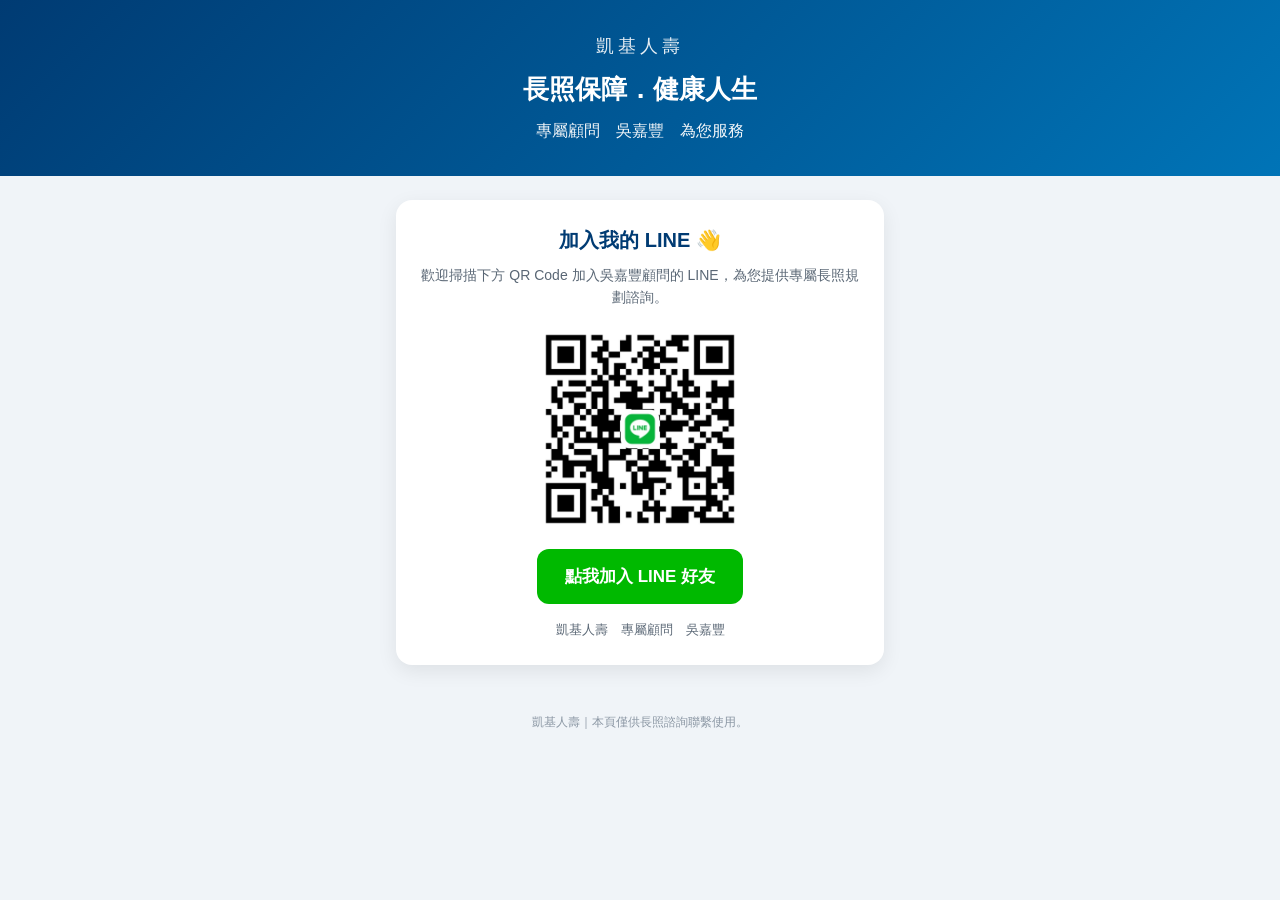
<file: index.html>
<!DOCTYPE html>
<!-- 長照博覽會：掃 QR Code 加入 LINE 好友（單頁） -->
<html lang="zh-Hant">
<head>
  <meta charset="UTF-8" />
  <!-- 讓手機也能正常顯示 -->
  <meta name="viewport" content="width=device-width, initial-scale=1.0" />
  <title>加入 LINE｜凱基人壽 吳嘉豐</title>
  <!-- 樣式完全獨立放在 style.css -->
  <link rel="stylesheet" href="style.css" />
</head>
<body>
  <!-- ===== 頁首：顯示業務員資訊 ===== -->
  <header class="header">
    <p class="brand">凱基人壽</p>
    <h1 class="title">長照保障．健康人生</h1>
    <p class="subtitle">專屬顧問　吳嘉豐　為您服務</p>
  </header>

  <!-- ===== 主要內容：加入 LINE 卡片 ===== -->
  <main class="container">
    <section class="card line-card">
      <h2 class="card-title">加入我的 LINE 👋</h2>
      <p class="card-note">歡迎掃描下方 QR Code 加入吳嘉豐顧問的 LINE，為您提供專屬長照規劃諮詢。</p>

      <!-- QR Code 圖片直接放在根目錄：line-qr.png -->
      <img class="qr" src="line-qr.png" alt="LINE 加入好友 QR Code"
           onerror="this.style.display='none'" />

      <!-- 加入好友按鈕：請把下方網址換成您的 LINE 加好友連結 -->
      <a class="line-btn"
         href="https://line.me/R/ti/p/@你的LINE_ID"
         target="_blank" rel="noopener">點我加入 LINE 好友</a>

      <p class="card-small">凱基人壽　專屬顧問　吳嘉豐</p>
    </section>
  </main>

  <!-- ===== 頁尾 ===== -->
  <footer class="footer">
    <p>凱基人壽｜本頁僅供長照諮詢聯繫使用。</p>
  </footer>
</body>
</html>
</file>
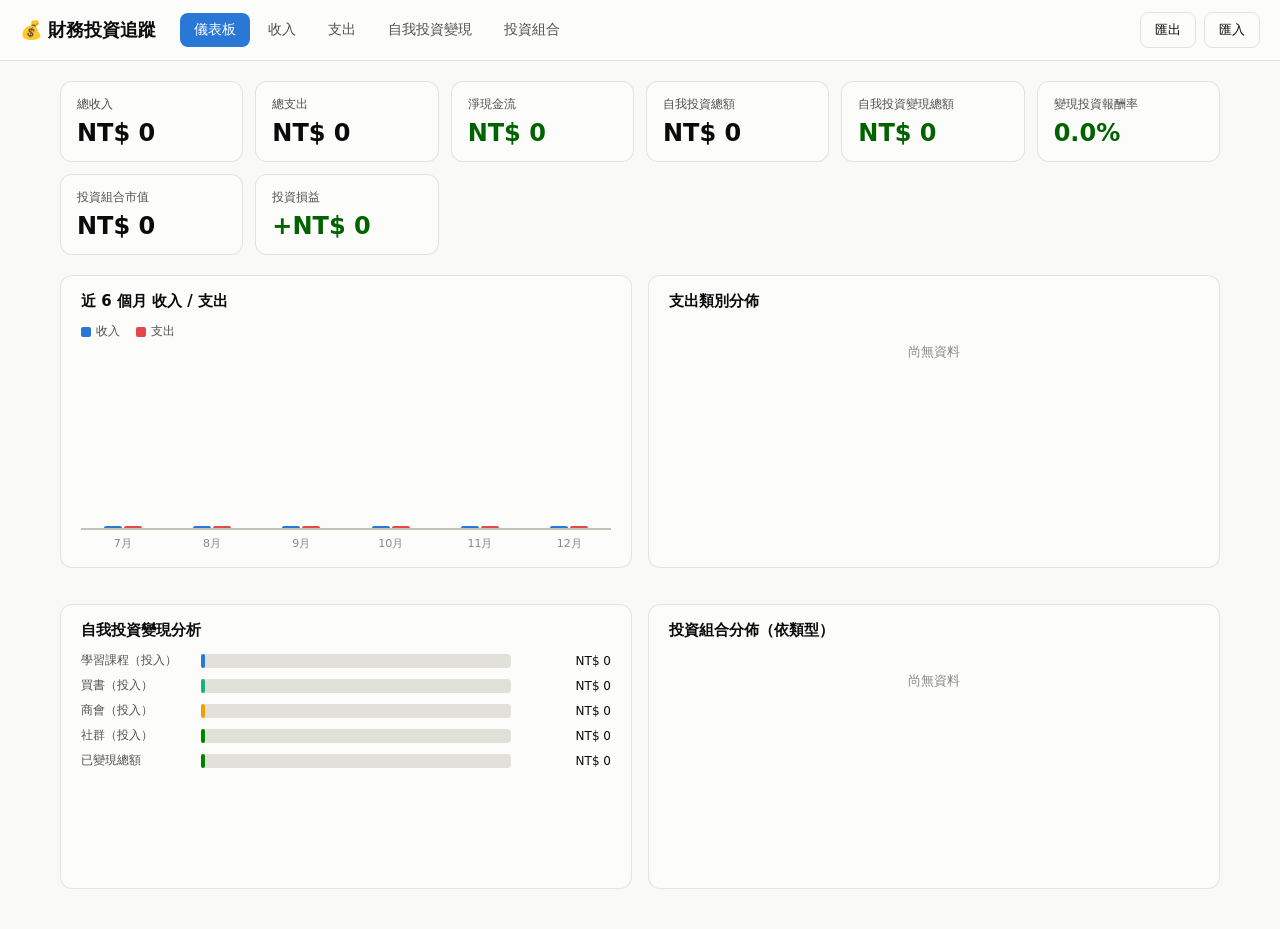
<file: finance-tracker/index.html>
<!DOCTYPE html>
<html lang="zh-Hant">
<head>
<meta charset="UTF-8">
<meta name="viewport" content="width=device-width, initial-scale=1.0">
<title>財務投資追蹤 App</title>
<link rel="stylesheet" href="style.css">
</head>
<body>

<header class="topbar">
  <h1>💰 財務投資追蹤</h1>
  <nav class="tabs" id="tabs">
    <button class="tab-btn active" data-tab="dashboard">儀表板</button>
    <button class="tab-btn" data-tab="income">收入</button>
    <button class="tab-btn" data-tab="expense">支出</button>
    <button class="tab-btn" data-tab="conversion">自我投資變現</button>
    <button class="tab-btn" data-tab="investment">投資組合</button>
  </nav>
  <div class="topbar-actions">
    <button id="exportBtn" class="btn-ghost" title="匯出資料為 JSON">匯出</button>
    <label class="btn-ghost file-label" title="匯入先前匯出的 JSON">
      匯入
      <input type="file" id="importInput" accept="application/json" hidden>
    </label>
  </div>
</header>

<main>

  <!-- Dashboard -->
  <section id="tab-dashboard" class="tab-panel active">
    <div class="stat-grid" id="statGrid"></div>

    <div class="chart-grid">
      <div class="card">
        <h2>近 6 個月 收入 / 支出</h2>
        <div id="monthlyChart" class="chart"></div>
      </div>
      <div class="card">
        <h2>支出類別分佈</h2>
        <div id="expenseCategoryChart" class="chart"></div>
      </div>
      <div class="card">
        <h2>自我投資變現分析</h2>
        <div id="conversionChart" class="chart"></div>
      </div>
      <div class="card">
        <h2>投資組合分佈（依類型）</h2>
        <div id="investmentTypeChart" class="chart"></div>
      </div>
    </div>
  </section>

  <!-- Income -->
  <section id="tab-income" class="tab-panel">
    <div class="card">
      <h2>新增收入</h2>
      <form id="incomeForm" class="entry-form">
        <input type="hidden" name="id">
        <label>日期<input type="date" name="date" required></label>
        <label>類別
          <select name="category" required></select>
        </label>
        <label>金額<input type="number" name="amount" min="0" step="1" required placeholder="0"></label>
        <label class="grow">備註<input type="text" name="note" placeholder="例如：7月薪水"></label>
        <button type="submit" class="btn-primary">新增</button>
        <button type="button" class="btn-ghost cancel-edit" hidden>取消編輯</button>
      </form>
    </div>
    <div class="card">
      <h2>收入紀錄</h2>
      <div class="table-wrap">
        <table id="incomeTable">
          <thead><tr><th>日期</th><th>類別</th><th>金額</th><th>備註</th><th></th></tr></thead>
          <tbody></tbody>
        </table>
      </div>
    </div>
  </section>

  <!-- Expense -->
  <section id="tab-expense" class="tab-panel">
    <div class="card">
      <h2>新增支出</h2>
      <form id="expenseForm" class="entry-form">
        <input type="hidden" name="id">
        <label>日期<input type="date" name="date" required></label>
        <label>類別
          <select name="category" required></select>
        </label>
        <label>金額<input type="number" name="amount" min="0" step="1" required placeholder="0"></label>
        <label class="grow">備註<input type="text" name="note" placeholder="例如：行銷課程"></label>

        <fieldset class="conversion-fields" hidden>
          <legend>💡 此類別屬於「自我投資」，可記錄變現狀況</legend>
          <label class="checkbox"><input type="checkbox" name="monetized"> 已產生變現／回收</label>
          <label>變現金額<input type="number" name="monetizedAmount" min="0" step="1" placeholder="0"></label>
          <label>變現日期<input type="date" name="monetizedDate"></label>
          <label class="grow">變現說明<input type="text" name="monetizedNote" placeholder="例如：接到一個 3 萬元的案子"></label>
        </fieldset>

        <button type="submit" class="btn-primary">新增</button>
        <button type="button" class="btn-ghost cancel-edit" hidden>取消編輯</button>
      </form>
    </div>
    <div class="card">
      <h2>支出紀錄</h2>
      <div class="table-wrap">
        <table id="expenseTable">
          <thead><tr><th>日期</th><th>類別</th><th>金額</th><th>備註</th><th>變現</th><th></th></tr></thead>
          <tbody></tbody>
        </table>
      </div>
    </div>
  </section>

  <!-- Conversion / Monetization analysis -->
  <section id="tab-conversion" class="tab-panel">
    <div class="card">
      <h2>自我投資 → 變現 總覽</h2>
      <p class="hint">統計「學習課程、買書、商會、社群」這幾類支出，是否已轉化為實際收入或機會。</p>
      <div class="stat-grid" id="conversionStatGrid"></div>
    </div>
    <div class="card">
      <h2>自我投資支出明細</h2>
      <div class="table-wrap">
        <table id="conversionTable">
          <thead><tr><th>日期</th><th>類別</th><th>支出金額</th><th>備註</th><th>已變現</th><th>變現金額</th><th>變現日期</th><th>變現說明</th><th>投資報酬率</th></tr></thead>
          <tbody></tbody>
        </table>
      </div>
    </div>
  </section>

  <!-- Investment -->
  <section id="tab-investment" class="tab-panel">
    <div class="card">
      <h2>新增投資</h2>
      <form id="investmentForm" class="entry-form">
        <input type="hidden" name="id">
        <label>日期<input type="date" name="date" required></label>
        <label>項目名稱<input type="text" name="name" required placeholder="例如：0050"></label>
        <label>類型
          <select name="type" required></select>
        </label>
        <label>投入成本<input type="number" name="principal" min="0" step="1" required placeholder="0"></label>
        <label>目前市值<input type="number" name="currentValue" min="0" step="1" required placeholder="0"></label>
        <label class="grow">備註<input type="text" name="note" placeholder="例如：長期定期定額"></label>
        <button type="submit" class="btn-primary">新增</button>
        <button type="button" class="btn-ghost cancel-edit" hidden>取消編輯</button>
      </form>
    </div>
    <div class="card">
      <h2>投資組合明細</h2>
      <div class="table-wrap">
        <table id="investmentTable">
          <thead><tr><th>日期</th><th>項目</th><th>類型</th><th>投入成本</th><th>目前市值</th><th>損益</th><th>報酬率</th><th>備註</th><th></th></tr></thead>
          <tbody></tbody>
        </table>
      </div>
    </div>
  </section>

</main>

<div id="tooltip" class="tooltip" hidden></div>

<script src="app.js"></script>
</body>
</html>
</file>
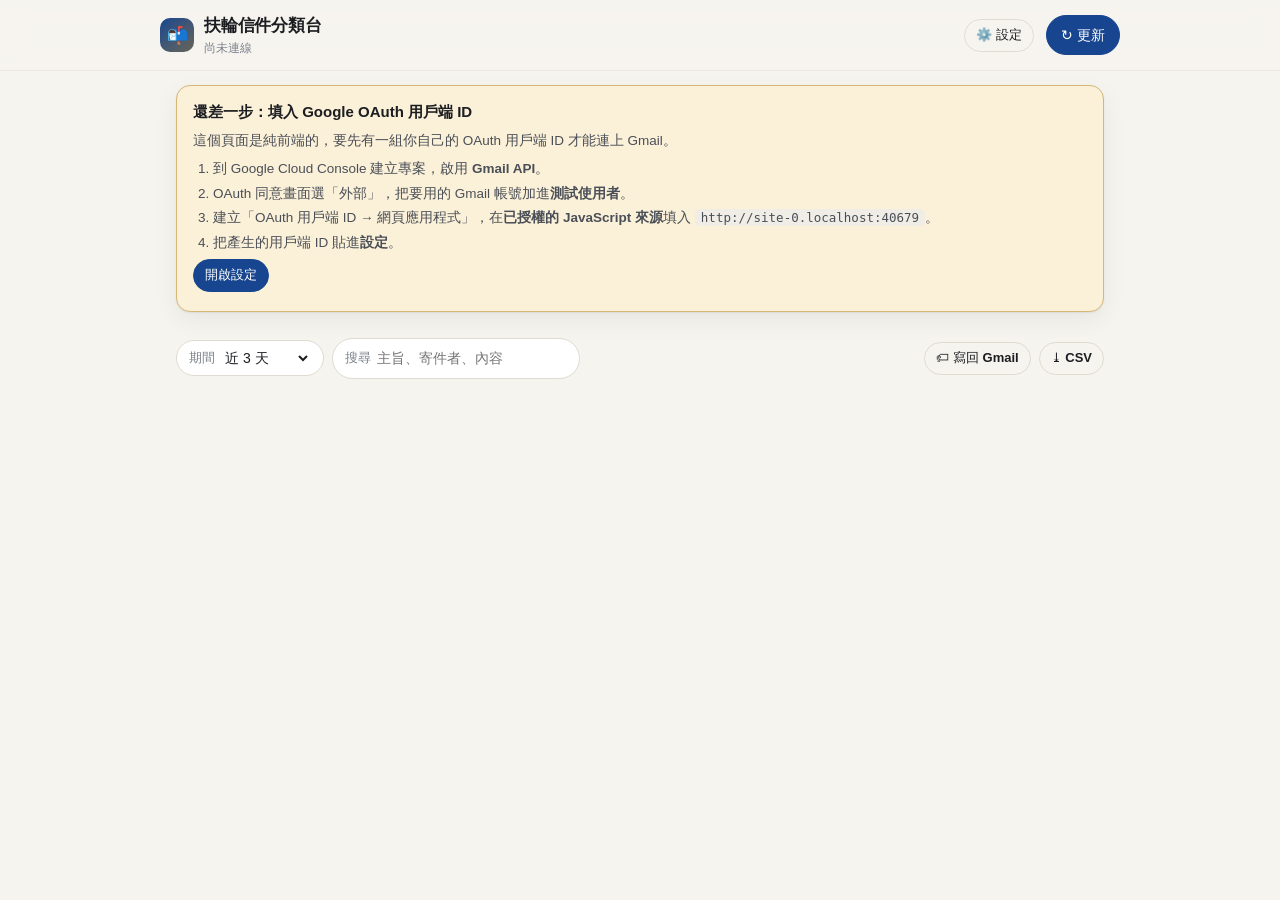
<file: rotary-mail/index.html>
<!doctype html>
<html lang="zh-Hant">
<head>
<meta charset="utf-8">
<meta name="viewport" content="width=device-width, initial-scale=1, viewport-fit=cover">
<title>扶輪信件分類台</title>
<meta name="description" content="把 Gmail 每天的信自動抓下來，依地區活動、社長秘書、RI、財務分類，可一鍵寫回 Gmail 標籤。">
<meta name="color-scheme" content="light dark">
<meta name="theme-color" content="#F6F4EF" media="(prefers-color-scheme: light)">
<meta name="theme-color" content="#14161A" media="(prefers-color-scheme: dark)">
<link rel="icon" href="data:image/svg+xml,%3Csvg xmlns='http://www.w3.org/2000/svg' viewBox='0 0 100 100'%3E%3Ctext y='.9em' font-size='90'%3E%F0%9F%93%AC%3C/text%3E%3C/svg%3E">
<style>
/* ============================================================
   扶輪信件分類台
   Tokens first；元件只透過 token 取色，light / dark 各自成立。
   ============================================================ */
:root{
  --paper:#F6F4EF;
  --surface:#FFFFFF;
  --surface-2:#EFEDE6;
  --rule:#DFDBD1;
  --rule-faint:#EAE7DF;
  --ink:#1B1D21;
  --ink-2:#4A4F57;
  --ink-3:#7C828C;
  --accent:#17458F;      /* Rotary royal blue */
  --accent-soft:#E7EDF8;
  --gold:#C98A0B;        /* Rotary gold, 壓暗到可讀 */
  --gold-soft:#FBF0D8;
  --danger:#B3261E;
  --ok:#1F6D45;
  --c-district:#1F6D45;
  --c-district-bg:#E4F1E9;
  --c-officer:#7A3EA1;
  --c-officer-bg:#F0E7F7;
  --c-ri:#17458F;
  --c-ri-bg:#E7EDF8;
  --c-finance:#B26A00;
  --c-finance-bg:#FBEEDA;
  --c-other:#6B7280;
  --c-other-bg:#ECEDEF;
  --shadow:0 1px 2px rgba(20,22,26,.06), 0 8px 24px rgba(20,22,26,.06);
  --radius:14px;
  --radius-sm:9px;
}
@media (prefers-color-scheme:dark){
  :root{
    --paper:#14161A;
    --surface:#1C1F25;
    --surface-2:#22262D;
    --rule:#31363F;
    --rule-faint:#272B32;
    --ink:#EDEEF1;
    --ink-2:#B6BCC6;
    --ink-3:#858C97;
    --accent:#8AB0F0;
    --accent-soft:#1E2A3F;
    --gold:#E2AE4B;
    --gold-soft:#332A16;
    --danger:#F2837B;
    --ok:#6FCF9B;
    --c-district:#6FCF9B;
    --c-district-bg:#1A2C22;
    --c-officer:#C7A0E8;
    --c-officer-bg:#2A2033;
    --c-ri:#8AB0F0;
    --c-ri-bg:#1E2A3F;
    --c-finance:#E9B366;
    --c-finance-bg:#33270F;
    --c-other:#9AA1AC;
    --c-other-bg:#262A31;
    --shadow:0 1px 2px rgba(0,0,0,.4), 0 8px 24px rgba(0,0,0,.28);
  }
}
*{box-sizing:border-box}
html{background:var(--paper);-webkit-text-size-adjust:100%}
body{
  margin:0;background:var(--paper);color:var(--ink);
  font-family:-apple-system,BlinkMacSystemFont,"Segoe UI","Noto Sans TC","PingFang TC","Microsoft JhengHei",sans-serif;
  font-size:15px;line-height:1.6;
  padding:0 0 max(32px,env(safe-area-inset-bottom));
}
button,input,select,textarea{font:inherit;color:inherit}
a{color:var(--accent)}

.wrap{max-width:960px;margin:0 auto;padding:0 16px}

/* ---------- header ---------- */
header{
  position:sticky;top:0;z-index:30;
  background:color-mix(in srgb,var(--paper) 88%, transparent);
  backdrop-filter:saturate(1.4) blur(10px);
  border-bottom:1px solid var(--rule-faint);
}
.hd{display:flex;align-items:center;gap:12px;padding:12px 0}
.brand{display:flex;align-items:center;gap:10px;min-width:0}
.mark{
  width:34px;height:34px;border-radius:10px;flex:none;
  background:linear-gradient(140deg,var(--accent),color-mix(in srgb,var(--accent) 55%, var(--gold)));
  color:#fff;display:grid;place-items:center;font-size:17px;
}
.brand h1{margin:0;font-size:17px;font-weight:650;letter-spacing:-.01em;white-space:nowrap}
.brand .sub{margin:0;font-size:12px;color:var(--ink-3);white-space:nowrap;overflow:hidden;text-overflow:ellipsis}
.hd .spacer{flex:1}

/* ---------- buttons ---------- */
.btn{
  display:inline-flex;align-items:center;gap:7px;
  padding:8px 14px;border-radius:999px;border:1px solid var(--rule);
  background:var(--surface);cursor:pointer;font-size:14px;font-weight:550;
  transition:background .12s ease,border-color .12s ease,transform .08s ease;
  white-space:nowrap;
}
.btn:hover{background:var(--surface-2)}
.btn:active{transform:translateY(1px)}
.btn:disabled{opacity:.5;cursor:not-allowed;transform:none}
.btn.primary{background:var(--accent);border-color:var(--accent);color:#fff}
.btn.primary:hover{filter:brightness(1.07)}
@media (prefers-color-scheme:dark){.btn.primary{color:#0E1522}}
.btn.ghost{background:transparent}
.btn.sm{padding:5px 11px;font-size:13px}
.btn .spin{
  width:13px;height:13px;border-radius:50%;flex:none;
  border:2px solid currentColor;border-right-color:transparent;
  animation:spin .7s linear infinite;
}
@keyframes spin{to{transform:rotate(360deg)}}

/* ---------- toolbar ---------- */
.bar{
  display:flex;flex-wrap:wrap;gap:8px;align-items:center;
  padding:12px 0 4px;
}
.field{
  display:flex;align-items:center;gap:6px;
  background:var(--surface);border:1px solid var(--rule);
  border-radius:999px;padding:6px 12px;font-size:14px;
}
.field label{color:var(--ink-3);font-size:13px}
.field select,.field input{border:0;background:transparent;outline:none;padding:2px 0;min-width:0}
.field select{cursor:pointer}
#q{width:190px}
.bar .grow{flex:1;min-width:8px}

/* ---------- stat tiles ---------- */
.tiles{display:grid;grid-template-columns:repeat(auto-fit,minmax(132px,1fr));gap:10px;margin:14px 0 6px}
.tile{
  text-align:left;cursor:pointer;
  background:var(--surface);border:1px solid var(--rule);border-radius:var(--radius);
  padding:11px 13px;transition:border-color .12s ease,box-shadow .12s ease;
}
.tile:hover{border-color:color-mix(in srgb,var(--accent) 45%,var(--rule))}
.tile[aria-pressed="true"]{border-color:var(--tone,var(--accent));box-shadow:inset 0 0 0 1px var(--tone,var(--accent))}
.tile .n{font-size:24px;font-weight:680;letter-spacing:-.02em;line-height:1.15;font-variant-numeric:tabular-nums}
.tile .lbl{font-size:12.5px;color:var(--ink-2);display:flex;align-items:center;gap:5px}
.tile .dot{width:8px;height:8px;border-radius:50%;background:var(--tone,var(--ink-3));flex:none}

/* ---------- list ---------- */
.daybar{
  display:flex;align-items:center;gap:10px;
  margin:20px 0 8px;font-size:12.5px;color:var(--ink-3);font-weight:600;letter-spacing:.02em;
}
.daybar::after{content:"";flex:1;height:1px;background:var(--rule-faint)}

.mail{
  display:block;text-decoration:none;color:inherit;
  background:var(--surface);border:1px solid var(--rule);border-radius:var(--radius);
  padding:13px 15px;margin-bottom:9px;
  transition:border-color .12s ease,box-shadow .12s ease,transform .08s ease;
}
.mail:hover{border-color:color-mix(in srgb,var(--accent) 40%,var(--rule));box-shadow:var(--shadow)}
.mail.unread{border-left:3px solid var(--accent);padding-left:13px}
.mail .top{display:flex;align-items:baseline;gap:9px}
.mail .from{font-weight:600;font-size:14px;white-space:nowrap;overflow:hidden;text-overflow:ellipsis;max-width:56%}
.mail .time{margin-left:auto;font-size:12px;color:var(--ink-3);white-space:nowrap;font-variant-numeric:tabular-nums}
.mail .subj{font-size:15px;font-weight:560;margin:3px 0 2px;overflow-wrap:anywhere}
.mail .snip{font-size:13.5px;color:var(--ink-2);display:-webkit-box;-webkit-line-clamp:2;-webkit-box-orient:vertical;overflow:hidden}
.tags{display:flex;flex-wrap:wrap;gap:5px;margin-top:8px}
.tag{
  font-size:11.5px;font-weight:600;padding:2px 9px;border-radius:999px;
  background:var(--tone-bg,var(--c-other-bg));color:var(--tone,var(--c-other));
  border:1px solid color-mix(in srgb,var(--tone,var(--c-other)) 22%, transparent);
}
.tag.faint{opacity:.72;font-weight:500}
.tag .why{font-weight:400;opacity:.8}

.empty{
  text-align:center;padding:56px 20px;color:var(--ink-3);
  border:1px dashed var(--rule);border-radius:var(--radius);margin-top:14px;
}
.empty .big{font-size:30px;margin-bottom:8px}
.empty p{margin:6px 0}

/* ---------- notices ---------- */
.notice{
  border:1px solid var(--rule);background:var(--surface);border-radius:var(--radius);
  padding:14px 16px;margin:14px 0;box-shadow:var(--shadow);
}
.notice.warn{border-color:color-mix(in srgb,var(--gold) 45%,var(--rule));background:var(--gold-soft)}
.notice.err{border-color:color-mix(in srgb,var(--danger) 45%,var(--rule))}
.notice h3{margin:0 0 6px;font-size:15px}
.notice p{margin:5px 0;font-size:13.5px;color:var(--ink-2)}
.notice ol{margin:6px 0;padding-left:20px;font-size:13.5px;color:var(--ink-2)}
.notice li{margin:3px 0}
.notice code{
  background:var(--surface-2);padding:1px 6px;border-radius:5px;
  font-family:ui-monospace,SFMono-Regular,Menlo,monospace;font-size:12.5px;overflow-wrap:anywhere;
}

.status{font-size:12.5px;color:var(--ink-3);padding:10px 0 0;min-height:20px}
.status b{color:var(--ink-2);font-weight:600}

/* ---------- dialog ---------- */
dialog{
  border:1px solid var(--rule);border-radius:var(--radius);padding:0;
  background:var(--surface);color:var(--ink);
  width:min(620px,calc(100vw - 28px));max-height:86vh;box-shadow:var(--shadow);
}
dialog::backdrop{background:rgba(12,14,18,.44);backdrop-filter:blur(2px)}
.dlg-hd{
  display:flex;align-items:center;gap:10px;padding:14px 18px;
  border-bottom:1px solid var(--rule-faint);position:sticky;top:0;background:var(--surface);
}
.dlg-hd h2{margin:0;font-size:16px;font-weight:640}
.dlg-bd{padding:16px 18px;overflow:auto}
.dlg-ft{
  display:flex;gap:8px;justify-content:flex-end;padding:12px 18px;
  border-top:1px solid var(--rule-faint);position:sticky;bottom:0;background:var(--surface);
}
.row{margin-bottom:16px}
.row > label{display:block;font-size:13px;font-weight:600;margin-bottom:5px}
.row .hint{font-size:12.5px;color:var(--ink-3);margin:4px 0 0}
.row input[type=text],.row input[type=number],.row textarea,.row select{
  width:100%;padding:9px 11px;border:1px solid var(--rule);border-radius:var(--radius-sm);
  background:var(--paper);outline:none;
}
.row input:focus,.row textarea:focus,.row select:focus{border-color:var(--accent)}
.row textarea{min-height:66px;resize:vertical;line-height:1.5;font-size:13.5px}
.check{display:flex;align-items:flex-start;gap:9px;font-size:13.5px;cursor:pointer}
.check input{margin-top:3px;flex:none;width:16px;height:16px;accent-color:var(--accent)}
.kwhd{display:flex;align-items:center;gap:7px;margin-bottom:5px}
.kwhd .dot{width:9px;height:9px;border-radius:50%;background:var(--tone)}
.kwhd span{font-size:13px;font-weight:600}
hr.sep{border:0;border-top:1px solid var(--rule-faint);margin:18px 0}

@media (max-width:640px){
  .brand .sub{display:none}
  #q{width:120px}
  .mail .from{max-width:44%}
}
</style>
</head>
<body>

<header>
  <div class="wrap hd">
    <div class="brand">
      <div class="mark">📬</div>
      <div style="min-width:0">
        <h1>扶輪信件分類台</h1>
        <p class="sub" id="acct">尚未連線</p>
      </div>
    </div>
    <div class="spacer"></div>
    <button class="btn ghost sm" id="btnSettings" title="設定">⚙️ 設定</button>
    <button class="btn primary" id="btnRefresh">↻ 更新</button>
  </div>
</header>

<main class="wrap">
  <div id="notices"></div>

  <div class="bar" id="toolbar" hidden>
    <div class="field">
      <label for="range">期間</label>
      <select id="range">
        <option value="0">今天</option>
        <option value="1">昨天到今天</option>
        <option value="3" selected>近 3 天</option>
        <option value="7">近 7 天</option>
        <option value="14">近 14 天</option>
        <option value="30">近 30 天</option>
      </select>
    </div>
    <div class="field">
      <label for="q">搜尋</label>
      <input id="q" type="search" placeholder="主旨、寄件者、內容" autocomplete="off">
    </div>
    <div class="grow"></div>
    <button class="btn ghost sm" id="btnLabel" hidden title="把分類結果建成 Gmail 標籤">🏷 寫回 Gmail</button>
    <button class="btn ghost sm" id="btnCsv">⤓ CSV</button>
  </div>

  <div class="tiles" id="tiles" hidden></div>
  <div class="status" id="status"></div>
  <div id="list"></div>
</main>

<!-- ============ 設定 ============ -->
<dialog id="dlg">
  <form method="dialog" class="dlg-hd">
    <h2>設定</h2>
    <div style="flex:1"></div>
    <button class="btn ghost sm" value="cancel">關閉</button>
  </form>
  <div class="dlg-bd">
    <div class="row">
      <label for="cid">Google OAuth 用戶端 ID</label>
      <input id="cid" type="text" placeholder="xxxxxxxx.apps.googleusercontent.com" spellcheck="false" autocomplete="off">
      <p class="hint">在 Google Cloud Console 建立「網頁應用程式」憑證，並把這個網站的網址加進「已授權的 JavaScript 來源」。設定步驟見專案的 README。</p>
    </div>
    <div class="row">
      <label for="hint">預設 Gmail 帳號</label>
      <input id="hint" type="text" placeholder="you@gmail.com" spellcheck="false" autocomplete="off">
      <p class="hint">登入時預先帶入的帳號，避免選錯身分。</p>
    </div>
    <div class="row">
      <label for="cap">單次最多抓取封數</label>
      <input id="cap" type="number" min="20" max="1000" step="20">
    </div>
    <div class="row">
      <label class="check"><input type="checkbox" id="inbox"><span>只看收件匣（勾掉則含已封存信件）</span></label>
    </div>
    <div class="row">
      <label class="check"><input type="checkbox" id="nopromo"><span>排除「促銷」與「社交」分頁的信</span></label>
    </div>
    <div class="row">
      <label for="extra">額外 Gmail 查詢條件</label>
      <input id="extra" type="text" placeholder="例：from:rotary.org OR -from:noreply@" spellcheck="false" autocomplete="off">
      <p class="hint">會直接併入 Gmail 搜尋語法。</p>
    </div>
    <div class="row">
      <label class="check"><input type="checkbox" id="canwrite"><span>允許寫回 Gmail 標籤</span></label>
      <p class="hint">勾選後會改用可寫入的權限範圍，並在工具列出現「寫回 Gmail」按鈕，把分類建成 <code>扶輪/地區活動</code> 這類標籤。變更後需要重新登入授權。</p>
    </div>

    <hr class="sep">
    <h3 style="margin:0 0 4px;font-size:14px">分類關鍵字</h3>
    <p class="hint" style="margin:0 0 14px">一行一個關鍵字，或用逗號分隔。主旨命中權重最高，其次寄件者，再來是內文摘要。</p>
    <div id="kwEditor"></div>
    <button class="btn ghost sm" id="btnResetKw" type="button">↺ 還原預設關鍵字</button>
  </div>
  <div class="dlg-ft">
    <button class="btn ghost" id="btnSignOut" type="button">登出</button>
    <div style="flex:1"></div>
    <button class="btn primary" id="btnSave" type="button">儲存並更新</button>
  </div>
</dialog>

<script src="config.js"></script>
<script src="https://accounts.google.com/gsi/client" async defer
        onerror="window.__gisFailed=true"></script>
<script>
"use strict";
/* ==========================================================================
   扶輪信件分類台
   純前端：Google Identity Services 取 access token → 直接打 Gmail REST API。
   沒有後端、沒有金鑰外流；token 只留在這台瀏覽器的 localStorage。
   ========================================================================== */

const SCOPE_READ  = "https://www.googleapis.com/auth/gmail.readonly";
const SCOPE_WRITE = "https://www.googleapis.com/auth/gmail.modify";
const LABEL_PREFIX = "扶輪";
const LS = { cfg:"rm.cfg", kw:"rm.kw", tok:"rm.tok" };

/* ---------- 預設分類 ---------- */
const DEFAULT_CATS = [
  { id:"district", name:"地區活動", tone:"--c-district",
    keywords:["地區","3481","3482","3490","3501","3521","3522","3523","地區年會","地區大會","地區訓練","地區講習","聯合例會","分區","助理總監","總監","DG","DGE","DGN","PETS","講習會","研習會","高峰會","論壇","聯誼會","爐邊會","授證","扶輪日","公益活動","服務計畫","報名表","活動通知"] },
  { id:"officer", name:"社長秘書", tone:"--c-officer",
    keywords:["社長","秘書","副社長","社長當選人","前社長","社務","理事會","理監事","例會","開會通知","會議紀錄","議程","幹部","職員","糾察","司儀","交接","授證典禮","出席率","點名","社員","入社","新社員","社員大會","週報","社刊"] },
  { id:"ri", name:"RI 國際扶輪", tone:"--c-ri",
    keywords:["RI","Rotary International","國際扶輪","扶輪基金","Rotary Foundation","TRF","My Rotary","rotary.org","保羅哈理斯","保羅‧哈理斯","PHF","巨額捐獻","國際年會","Rotary Club Central","扶輪月刊","扶輪之友","根除小兒麻痺","End Polio","全球獎助金","地區獎助金","扶輪社員","Rotarian"] },
  { id:"finance", name:"財務", tone:"--c-finance",
    keywords:["財務","社費","會費","繳費","繳款","收據","發票","帳單","匯款","轉帳","匯入","捐款","捐獻","認捐","預算","決算","出納","報帳","請款","支出","收入","餘額","對帳","財報","費用","贊助","繳交","餐費"] },
];
const OTHER = { id:"other", name:"其他", tone:"--c-other" };

const DEFAULT_CFG = {
  clientId:"", hint:"", cap:200, range:"3",
  inbox:false, nopromo:true, extra:"", canwrite:false,
};

/* ---------- 狀態 ---------- */
let cfg   = loadCfg();
let cats  = loadKw();
let token = loadTok();
let mails = [];
let filter = null;          // 目前選取的分類 id
let tokenClient = null;
let busy = false;
let lastRun = 0;            // 上次成功更新的時間，給自動重整判斷用

const $ = s => document.querySelector(s);
const el = {
  acct:$("#acct"), notices:$("#notices"), toolbar:$("#toolbar"), tiles:$("#tiles"),
  list:$("#list"), status:$("#status"), refresh:$("#btnRefresh"), dlg:$("#dlg"),
  range:$("#range"), q:$("#q"), csv:$("#btnCsv"), label:$("#btnLabel"),
};

/* ==========================================================================
   設定存取
   ========================================================================== */
function loadCfg(){
  const baked = (window.ROTARY_MAIL_CONFIG || {});
  let saved = {};
  try{ saved = JSON.parse(localStorage.getItem(LS.cfg) || "{}"); }catch{}
  const merged = Object.assign({}, DEFAULT_CFG, baked, saved);
  // 部署時寫死的 clientId 只在使用者沒自己填時生效
  if(!saved.clientId && baked.clientId) merged.clientId = baked.clientId;
  if(!saved.hint && baked.hint) merged.hint = baked.hint;
  return merged;
}
function saveCfg(){ localStorage.setItem(LS.cfg, JSON.stringify(cfg)); }

function loadKw(){
  let saved = null;
  try{ saved = JSON.parse(localStorage.getItem(LS.kw) || "null"); }catch{}
  return DEFAULT_CATS.map(c => {
    const hit = saved && saved.find(s => s.id === c.id);
    return Object.assign({}, c, hit ? { keywords: hit.keywords } : null);
  });
}
function saveKw(){
  localStorage.setItem(LS.kw, JSON.stringify(cats.map(c => ({ id:c.id, keywords:c.keywords }))));
}

function loadTok(){
  try{
    const t = JSON.parse(localStorage.getItem(LS.tok) || "null");
    if(t && t.exp > Date.now() + 60_000) return t;
  }catch{}
  return null;
}
function saveTok(t){ token = t; localStorage.setItem(LS.tok, JSON.stringify(t)); }
function clearTok(){ token = null; localStorage.removeItem(LS.tok); }

const wantScope = () => cfg.canwrite ? SCOPE_WRITE : SCOPE_READ;
const tokenUsable = () =>
  token && token.exp > Date.now() + 60_000 && token.scope === wantScope();

/* ==========================================================================
   訊息區
   ========================================================================== */
function notice(kind, title, bodyHtml){
  el.notices.innerHTML =
    `<div class="notice ${kind}"><h3>${title}</h3>${bodyHtml}</div>`;
}
function clearNotice(){ el.notices.innerHTML = ""; }
function setStatus(html){ el.status.innerHTML = html; }
function esc(s){
  return String(s ?? "").replace(/[&<>"']/g, m =>
    ({ "&":"&amp;", "<":"&lt;", ">":"&gt;", '"':"&quot;", "'":"&#39;" }[m]));
}

function needSetup(){
  notice("warn", "還差一步：填入 Google OAuth 用戶端 ID", `
    <p>這個頁面是純前端的，要先有一組你自己的 OAuth 用戶端 ID 才能連上 Gmail。</p>
    <ol>
      <li>到 Google Cloud Console 建立專案，啟用 <b>Gmail API</b>。</li>
      <li>OAuth 同意畫面選「外部」，把要用的 Gmail 帳號加進<b>測試使用者</b>。</li>
      <li>建立「OAuth 用戶端 ID → 網頁應用程式」，在<b>已授權的 JavaScript 來源</b>填入 <code>${esc(location.origin)}</code>。</li>
      <li>把產生的用戶端 ID 貼進<b>設定</b>。</li>
    </ol>
    <p><button class="btn primary sm" onclick="openSettings()">開啟設定</button></p>`);
}

/* ==========================================================================
   OAuth
   ========================================================================== */
function gisReady(){
  return !!(window.google && google.accounts && google.accounts.oauth2);
}

function ensureTokenClient(){
  if(tokenClient && tokenClient.__scope === wantScope()) return tokenClient;
  tokenClient = google.accounts.oauth2.initTokenClient({
    client_id: cfg.clientId,
    scope: wantScope(),
    prompt: "",
    callback: () => {},          // 每次 requestAccessToken 前覆寫
  });
  tokenClient.__scope = wantScope();
  return tokenClient;
}

/**
 * 取 access token。interactive=false 時走靜默續期（已授權過才會成功）。
 */
function getToken({ interactive }){
  return new Promise((resolve, reject) => {
    const client = ensureTokenClient();
    client.callback = resp => {
      if(resp && resp.access_token){
        saveTok({
          access_token: resp.access_token,
          exp: Date.now() + (Number(resp.expires_in || 3600) - 60) * 1000,
          scope: wantScope(),
        });
        resolve(token);
      }else{
        reject(new Error(resp && resp.error ? resp.error : "no_token"));
      }
    };
    client.error_callback = err => reject(new Error((err && err.type) || "popup_failed"));
    try{
      client.requestAccessToken({
        prompt: interactive ? "consent" : "",
        hint: cfg.hint || undefined,
      });
    }catch(e){ reject(e); }
  });
}

function signOut(){
  if(token && gisReady()){
    try{ google.accounts.oauth2.revoke(token.access_token, () => {}); }catch{}
  }
  clearTok();
  mails = [];
  el.acct.textContent = "尚未連線";
  el.toolbar.hidden = true;
  el.tiles.hidden = true;
  el.list.innerHTML = "";
  setStatus("");
  notice("", "已登出", "<p>按「更新」可重新登入 Gmail。</p>");
}

/* ==========================================================================
   Gmail API
   ========================================================================== */
async function api(path, opts = {}){
  const res = await fetch("https://gmail.googleapis.com/gmail/v1/users/me" + path, {
    ...opts,
    headers: {
      Authorization: "Bearer " + token.access_token,
      ...(opts.body ? { "Content-Type": "application/json" } : {}),
      ...(opts.headers || {}),
    },
  });
  if(res.status === 401){ clearTok(); throw new Error("unauthorized"); }
  if(!res.ok){
    let detail = "";
    try{ detail = (await res.json()).error?.message || ""; }catch{}
    throw new Error(`Gmail API ${res.status}${detail ? "：" + detail : ""}`);
  }
  return res.json();
}

function ymd(d){
  return d.getFullYear() + "/" + String(d.getMonth() + 1).padStart(2, "0") + "/" +
         String(d.getDate()).padStart(2, "0");
}

function buildQuery(){
  const days = Number(el.range.value);
  const from = new Date();
  from.setHours(0, 0, 0, 0);
  from.setDate(from.getDate() - days);
  const parts = [`after:${ymd(from)}`];
  if(cfg.inbox) parts.push("in:inbox");
  if(cfg.nopromo) parts.push("-category:promotions", "-category:social");
  if(cfg.extra.trim()) parts.push(cfg.extra.trim());
  return parts.join(" ");
}

/** 併發受控的 map，避免一次噴幾百個請求被 Gmail 擋掉。 */
async function pool(items, limit, fn){
  const out = new Array(items.length);
  let i = 0;
  await Promise.all(Array.from({ length: Math.min(limit, items.length) }, async () => {
    while(i < items.length){
      const idx = i++;
      out[idx] = await fn(items[idx], idx);
    }
  }));
  return out;
}

async function fetchMails(){
  const q = buildQuery();
  const cap = Math.max(20, Math.min(1000, Number(cfg.cap) || 200));

  // 1) 列出訊息 ID
  const ids = [];
  let pageToken = "";
  while(ids.length < cap){
    const page = await api("/messages?" + new URLSearchParams({
      q,
      maxResults: String(Math.min(100, cap - ids.length)),
      ...(pageToken ? { pageToken } : {}),
    }));
    (page.messages || []).forEach(m => ids.push(m.id));
    pageToken = page.nextPageToken || "";
    if(!pageToken) break;
    setStatus(`讀取清單中… 已找到 <b>${ids.length}</b> 封`);
  }
  if(!ids.length) return [];

  // 2) 逐封抓 metadata（只要標頭與摘要，不下載信件內容）
  let done = 0;
  const raw = await pool(ids, 8, async id => {
    const m = await api(`/messages/${id}?` + new URLSearchParams([
      ["format", "metadata"],
      ["metadataHeaders", "Subject"],
      ["metadataHeaders", "From"],
      ["metadataHeaders", "To"],
      ["metadataHeaders", "Date"],
      ["metadataHeaders", "List-Id"],
    ]));
    done++;
    if(done % 10 === 0 || done === ids.length){
      setStatus(`讀取信件內容… <b>${done}</b> / ${ids.length}`);
    }
    return m;
  });

  return raw.map(normalize).sort((a, b) => b.ts - a.ts);
}

function header(msg, name){
  const h = (msg.payload && msg.payload.headers || [])
    .find(x => x.name.toLowerCase() === name.toLowerCase());
  return h ? h.value : "";
}

function decodeEntities(s){
  const t = document.createElement("textarea");
  t.innerHTML = s;
  return t.value;
}

function normalize(m){
  const from = header(m, "From");
  const nameMatch = from.match(/^\s*"?([^"<]*?)"?\s*<([^>]+)>/);
  return {
    id: m.id,
    threadId: m.threadId,
    ts: Number(m.internalDate || 0),
    subject: decodeEntities(header(m, "Subject")) || "（無主旨）",
    fromName: (nameMatch ? nameMatch[1].trim() : from.split("<")[0].trim()) || from,
    fromAddr: (nameMatch ? nameMatch[2] : from).trim().toLowerCase(),
    listId: header(m, "List-Id"),
    snippet: decodeEntities(m.snippet || ""),
    unread: (m.labelIds || []).includes("UNREAD"),
    labelIds: m.labelIds || [],
  };
}

/* ==========================================================================
   分類
   ========================================================================== */
const isAscii = s => /^[\x20-\x7E]+$/.test(s);

function makeMatcher(kw){
  const k = kw.trim();
  if(!k) return null;
  if(isAscii(k)){
    // 英數關鍵字要卡邊界，否則 "RI" 會在 "PRICE" 裡命中
    const esc = k.replace(/[.*+?^${}()|[\]\\]/g, "\\$&");
    const re = new RegExp(`(^|[^A-Za-z0-9])${esc}([^A-Za-z0-9]|$)`, "i");
    return t => re.test(t);
  }
  return t => t.includes(k);
}

// 關鍵字編譯結果快取，改設定時才重建
let matchers = null;
function compile(){
  matchers = cats.map(c => ({
    id: c.id, name: c.name, tone: c.tone,
    tests: c.keywords.map(k => ({ kw: k, fn: makeMatcher(k) })).filter(t => t.fn),
  }));
}

function classify(m){
  if(!matchers) compile();
  const subject = m.subject;
  const sender  = m.fromName + " " + m.fromAddr + " " + m.listId;
  const body    = m.snippet;
  const scored = [];

  for(const c of matchers){
    let score = 0;
    const hits = [];
    for(const t of c.tests){
      let s = 0;
      if(t.fn(subject)) s += 3;
      if(t.fn(sender))  s += 2;
      if(t.fn(body))    s += 1;
      if(s > 0){ score += s; if(hits.length < 3) hits.push(t.kw); }
    }
    if(score > 0) scored.push({ id:c.id, name:c.name, tone:c.tone, score, hits });
  }

  scored.sort((a, b) => b.score - a.score);
  if(!scored.length){
    return { primary:{ id:OTHER.id, name:OTHER.name, tone:OTHER.tone, hits:[] }, all:[] };
  }
  const top = scored[0];
  // 分數達到首位一半的其他分類，當作次要標籤一併顯示
  const secondary = scored.slice(1).filter(s => s.score >= Math.max(2, top.score * 0.5));
  return { primary: top, all: [top, ...secondary] };
}

/* ==========================================================================
   畫面
   ========================================================================== */
function catsForDisplay(){
  return [...cats.map(c => ({ id:c.id, name:c.name, tone:c.tone })),
          { id:OTHER.id, name:OTHER.name, tone:OTHER.tone }];
}

function visible(){
  const kw = el.q.value.trim().toLowerCase();
  return mails.filter(m => {
    if(filter && !m.cat.all.some(c => c.id === filter) &&
       !(filter === OTHER.id && m.cat.primary.id === OTHER.id)) return false;
    if(kw){
      const hay = (m.subject + " " + m.fromName + " " + m.fromAddr + " " + m.snippet).toLowerCase();
      if(!hay.includes(kw)) return false;
    }
    return true;
  });
}

function renderTiles(){
  const counts = Object.fromEntries(catsForDisplay().map(c => [c.id, 0]));
  mails.forEach(m => {
    const seen = new Set(m.cat.all.map(c => c.id));
    if(!seen.size) seen.add(OTHER.id);
    seen.forEach(id => { if(id in counts) counts[id]++; });
  });

  const tile = (id, name, tone, n) => `
    <button class="tile" data-cat="${id}" aria-pressed="${filter === id}" style="--tone:var(${tone})">
      <div class="n">${n}</div>
      <div class="lbl"><span class="dot"></span>${esc(name)}</div>
    </button>`;

  el.tiles.innerHTML =
    `<button class="tile" data-cat="" aria-pressed="${filter === null}" style="--tone:var(--accent)">
       <div class="n">${mails.length}</div>
       <div class="lbl"><span class="dot"></span>全部</div>
     </button>` +
    catsForDisplay().map(c => tile(c.id, c.name, c.tone, counts[c.id])).join("");
  el.tiles.hidden = false;

  el.tiles.querySelectorAll(".tile").forEach(b => {
    b.onclick = () => {
      const v = b.dataset.cat || null;
      filter = (filter === v) ? null : v;
      renderTiles();
      renderList();
    };
  });
}

function dayLabel(ts){
  const d = new Date(ts), now = new Date();
  const same = (a, b) => a.toDateString() === b.toDateString();
  const y = new Date(now); y.setDate(y.getDate() - 1);
  if(same(d, now)) return "今天";
  if(same(d, y))   return "昨天";
  return d.toLocaleDateString("zh-TW", { month:"long", day:"numeric", weekday:"short" });
}

function gmailLink(m){
  const u = cfg.hint ? `?authuser=${encodeURIComponent(cfg.hint)}` : "";
  return `https://mail.google.com/mail/u/0/${u}#all/${m.threadId}`;
}

function renderList(){
  const items = visible();
  if(!items.length){
    el.list.innerHTML = `<div class="empty"><div class="big">🗂</div>
      <p>${mails.length ? "這個條件下沒有信件。" : "這段期間沒有抓到信件。"}</p>
      <p>${mails.length ? "換個分類或清掉搜尋字。" : "試著把期間拉長，或到設定放寬查詢條件。"}</p></div>`;
    return;
  }

  let html = "", lastDay = "";
  for(const m of items){
    const day = dayLabel(m.ts);
    if(day !== lastDay){ html += `<div class="daybar">${esc(day)}</div>`; lastDay = day; }
    const tags = (m.cat.all.length ? m.cat.all : [m.cat.primary]).map((c, i) => `
      <span class="tag${i ? " faint" : ""}" style="--tone:var(${c.tone});--tone-bg:var(${c.tone}-bg)">
        ${esc(c.name)}${c.hits && c.hits.length ? ` <span class="why">· ${esc(c.hits.join("、"))}</span>` : ""}
      </span>`).join("");
    html += `
      <a class="mail${m.unread ? " unread" : ""}" href="${esc(gmailLink(m))}" target="_blank" rel="noopener">
        <div class="top">
          <span class="from">${esc(m.fromName)}</span>
          <span class="time">${new Date(m.ts).toLocaleTimeString("zh-TW", { hour:"2-digit", minute:"2-digit", hour12:false })}</span>
        </div>
        <div class="subj">${esc(m.subject)}</div>
        <div class="snip">${esc(m.snippet)}</div>
        <div class="tags">${tags}</div>
      </a>`;
  }
  el.list.innerHTML = html;
}

/* ==========================================================================
   主流程
   ========================================================================== */
async function refresh({ interactive = false } = {}){
  if(busy) return;

  if(!cfg.clientId){ needSetup(); return; }
  if(window.__gisFailed || !gisReady()){
    // GIS 可能還在載入中，等一下再判定
    await new Promise(r => setTimeout(r, 700));
    if(!gisReady()){
      notice("err", "載入 Google 登入元件失敗",
        "<p>連不上 <code>accounts.google.com</code>。請檢查網路或擋廣告的擴充功能，再按一次更新。</p>");
      return;
    }
  }

  busy = true;
  el.refresh.disabled = true;
  el.refresh.innerHTML = `<span class="spin"></span> 更新中`;

  try{
    if(!tokenUsable()){
      try{
        await getToken({ interactive:false });
      }catch{
        if(!interactive){
          notice("", "需要登入 Gmail",
            `<p>第一次使用（或授權已過期）要先登入一次。</p>
             <p><button class="btn primary sm" onclick="refresh({interactive:true})">登入 Gmail</button></p>`);
          return;
        }
        await getToken({ interactive:true });
      }
    }

    clearNotice();
    setStatus("讀取清單中…");
    el.acct.textContent = cfg.hint ? cfg.hint : "已連線 Gmail";
    el.toolbar.hidden = false;
    el.label.hidden = !cfg.canwrite;

    const list = await fetchMails();
    compile();
    list.forEach(m => { m.cat = classify(m); });
    mails = list;

    renderTiles();
    renderList();
    lastRun = Date.now();
    setStatus(`共 <b>${mails.length}</b> 封 · 更新於 ${new Date().toLocaleTimeString("zh-TW", { hour12:false })} · 查詢條件 <code>${esc(buildQuery())}</code>`);
  }catch(e){
    const msg = String(e && e.message || e);
    if(msg === "unauthorized"){
      notice("warn", "授權過期", `<p>請重新登入。</p>
        <p><button class="btn primary sm" onclick="refresh({interactive:true})">重新登入</button></p>`);
    }else if(/popup|access_denied|interaction/i.test(msg)){
      notice("warn", "登入視窗被關掉或被擋住", `<p>請允許這個網站開啟彈出視窗，再試一次。</p>
        <p><button class="btn primary sm" onclick="refresh({interactive:true})">重新登入</button></p>`);
    }else{
      notice("err", "更新失敗", `<p>${esc(msg)}</p>`);
    }
    setStatus("");
  }finally{
    busy = false;
    el.refresh.disabled = false;
    el.refresh.textContent = "↻ 更新";
  }
}
window.refresh = refresh;

/* ==========================================================================
   寫回 Gmail 標籤
   ========================================================================== */
async function pushLabels(){
  if(!mails.length) return;
  if(!confirm(`要把目前 ${mails.length} 封信的分類寫回 Gmail 嗎？\n會建立「${LABEL_PREFIX}/分類名稱」標籤並套用到信件上。`)) return;

  el.label.disabled = true;
  const old = el.label.textContent;
  el.label.innerHTML = `<span class="spin"></span> 寫入中`;
  try{
    const existing = (await api("/labels")).labels || [];
    const byName = new Map(existing.map(l => [l.name, l.id]));

    const groups = new Map();   // labelName -> [messageId]
    for(const m of mails){
      for(const c of (m.cat.all.length ? m.cat.all : [m.cat.primary])){
        const name = `${LABEL_PREFIX}/${c.name}`;
        if(!groups.has(name)) groups.set(name, []);
        groups.get(name).push(m.id);
      }
    }

    let n = 0;
    for(const [name, ids] of groups){
      let labelId = byName.get(name);
      if(!labelId){
        const made = await api("/labels", {
          method:"POST",
          body: JSON.stringify({ name, labelListVisibility:"labelShow", messageListVisibility:"show" }),
        });
        labelId = made.id;
        byName.set(name, labelId);
      }
      for(let i = 0; i < ids.length; i += 900){
        await api("/messages/batchModify", {
          method:"POST",
          body: JSON.stringify({ ids: ids.slice(i, i + 900), addLabelIds:[labelId] }),
        });
      }
      n += ids.length;
      setStatus(`寫入標籤中… <b>${name}</b>（${ids.length} 封）`);
    }
    setStatus(`已寫回 Gmail：${groups.size} 個標籤、共 <b>${n}</b> 次套用。`);
  }catch(e){
    notice("err", "寫回標籤失敗", `<p>${esc(String(e.message || e))}</p>
      <p>若訊息提到權限不足，請到設定關閉再重新勾選「允許寫回 Gmail 標籤」，重新授權一次。</p>`);
  }finally{
    el.label.disabled = false;
    el.label.textContent = old;
  }
}

/* ==========================================================================
   CSV
   ========================================================================== */
function exportCsv(){
  const rows = visible();
  if(!rows.length){ alert("目前沒有可匯出的信件。"); return; }
  const q = s => `"${String(s ?? "").replace(/"/g, '""')}"`;
  const lines = [["時間","主要分類","所有分類","寄件者","信箱","主旨","摘要","是否未讀"].map(q).join(",")];
  for(const m of rows){
    lines.push([
      new Date(m.ts).toLocaleString("zh-TW", { hour12:false }),
      m.cat.primary.name,
      (m.cat.all.length ? m.cat.all : [m.cat.primary]).map(c => c.name).join(" / "),
      m.fromName, m.fromAddr, m.subject, m.snippet, m.unread ? "未讀" : "已讀",
    ].map(q).join(","));
  }
  const blob = new Blob(["﻿" + lines.join("\r\n")], { type:"text/csv;charset=utf-8" });
  const a = document.createElement("a");
  a.href = URL.createObjectURL(blob);
  a.download = `扶輪信件_${new Date().toISOString().slice(0, 10)}.csv`;
  a.click();
  setTimeout(() => URL.revokeObjectURL(a.href), 4000);
}

/* ==========================================================================
   設定面板
   ========================================================================== */
function renderKwEditor(){
  $("#kwEditor").innerHTML = cats.map(c => `
    <div class="row">
      <div class="kwhd" style="--tone:var(${c.tone})">
        <span class="dot"></span><span>${esc(c.name)}</span>
      </div>
      <textarea data-kw="${c.id}" spellcheck="false">${esc(c.keywords.join("、"))}</textarea>
    </div>`).join("");
}

function openSettings(){
  $("#cid").value = cfg.clientId;
  $("#hint").value = cfg.hint;
  $("#cap").value = cfg.cap;
  $("#inbox").checked = cfg.inbox;
  $("#nopromo").checked = cfg.nopromo;
  $("#extra").value = cfg.extra;
  $("#canwrite").checked = cfg.canwrite;
  renderKwEditor();
  el.dlg.showModal();
}
window.openSettings = openSettings;

function saveSettings(){
  const scopeChanged = $("#canwrite").checked !== cfg.canwrite;
  const idChanged = $("#cid").value.trim() !== cfg.clientId;

  cfg.clientId = $("#cid").value.trim();
  cfg.hint     = $("#hint").value.trim();
  cfg.cap      = Math.max(20, Math.min(1000, Number($("#cap").value) || 200));
  cfg.inbox    = $("#inbox").checked;
  cfg.nopromo  = $("#nopromo").checked;
  cfg.extra    = $("#extra").value.trim();
  cfg.canwrite = $("#canwrite").checked;
  saveCfg();

  cats = cats.map(c => {
    const ta = document.querySelector(`textarea[data-kw="${c.id}"]`);
    if(!ta) return c;
    const keywords = ta.value.split(/[\n,，、;；]+/).map(s => s.trim()).filter(Boolean);
    return Object.assign({}, c, { keywords });
  });
  saveKw();
  compile();

  if(scopeChanged || idChanged) clearTok();   // 權限範圍或用戶端改了就得重新授權
  el.dlg.close();
  refresh({ interactive: scopeChanged || idChanged });
}

/* ==========================================================================
   綁定
   ========================================================================== */
el.refresh.onclick = () => refresh({ interactive:true });
$("#btnSettings").onclick = openSettings;
$("#btnSave").onclick = saveSettings;
$("#btnSignOut").onclick = () => { el.dlg.close(); signOut(); };
$("#btnResetKw").onclick = () => {
  cats = DEFAULT_CATS.map(c => Object.assign({}, c));
  saveKw(); compile(); renderKwEditor();
};
el.csv.onclick = exportCsv;
el.label.onclick = pushLabels;
el.q.oninput = () => renderList();
el.range.onchange = () => { cfg.range = el.range.value; saveCfg(); refresh(); };

// 分頁重新取得焦點且資料超過 5 分鐘沒更新時，順手更新一次
document.addEventListener("visibilitychange", () => {
  if(!document.hidden && mails.length && Date.now() - lastRun > 5 * 60_000) refresh();
});

/* 開頁即更新：等 GIS 載完再跑，避免第一次一定失敗 */
window.addEventListener("load", () => {
  el.range.value = cfg.range;
  if(!cfg.clientId){ needSetup(); return; }
  const t0 = Date.now();
  (function wait(){
    if(gisReady() || window.__gisFailed || Date.now() - t0 > 6000) refresh();
    else setTimeout(wait, 150);
  })();
});
</script>
</body>
</html>
</file>
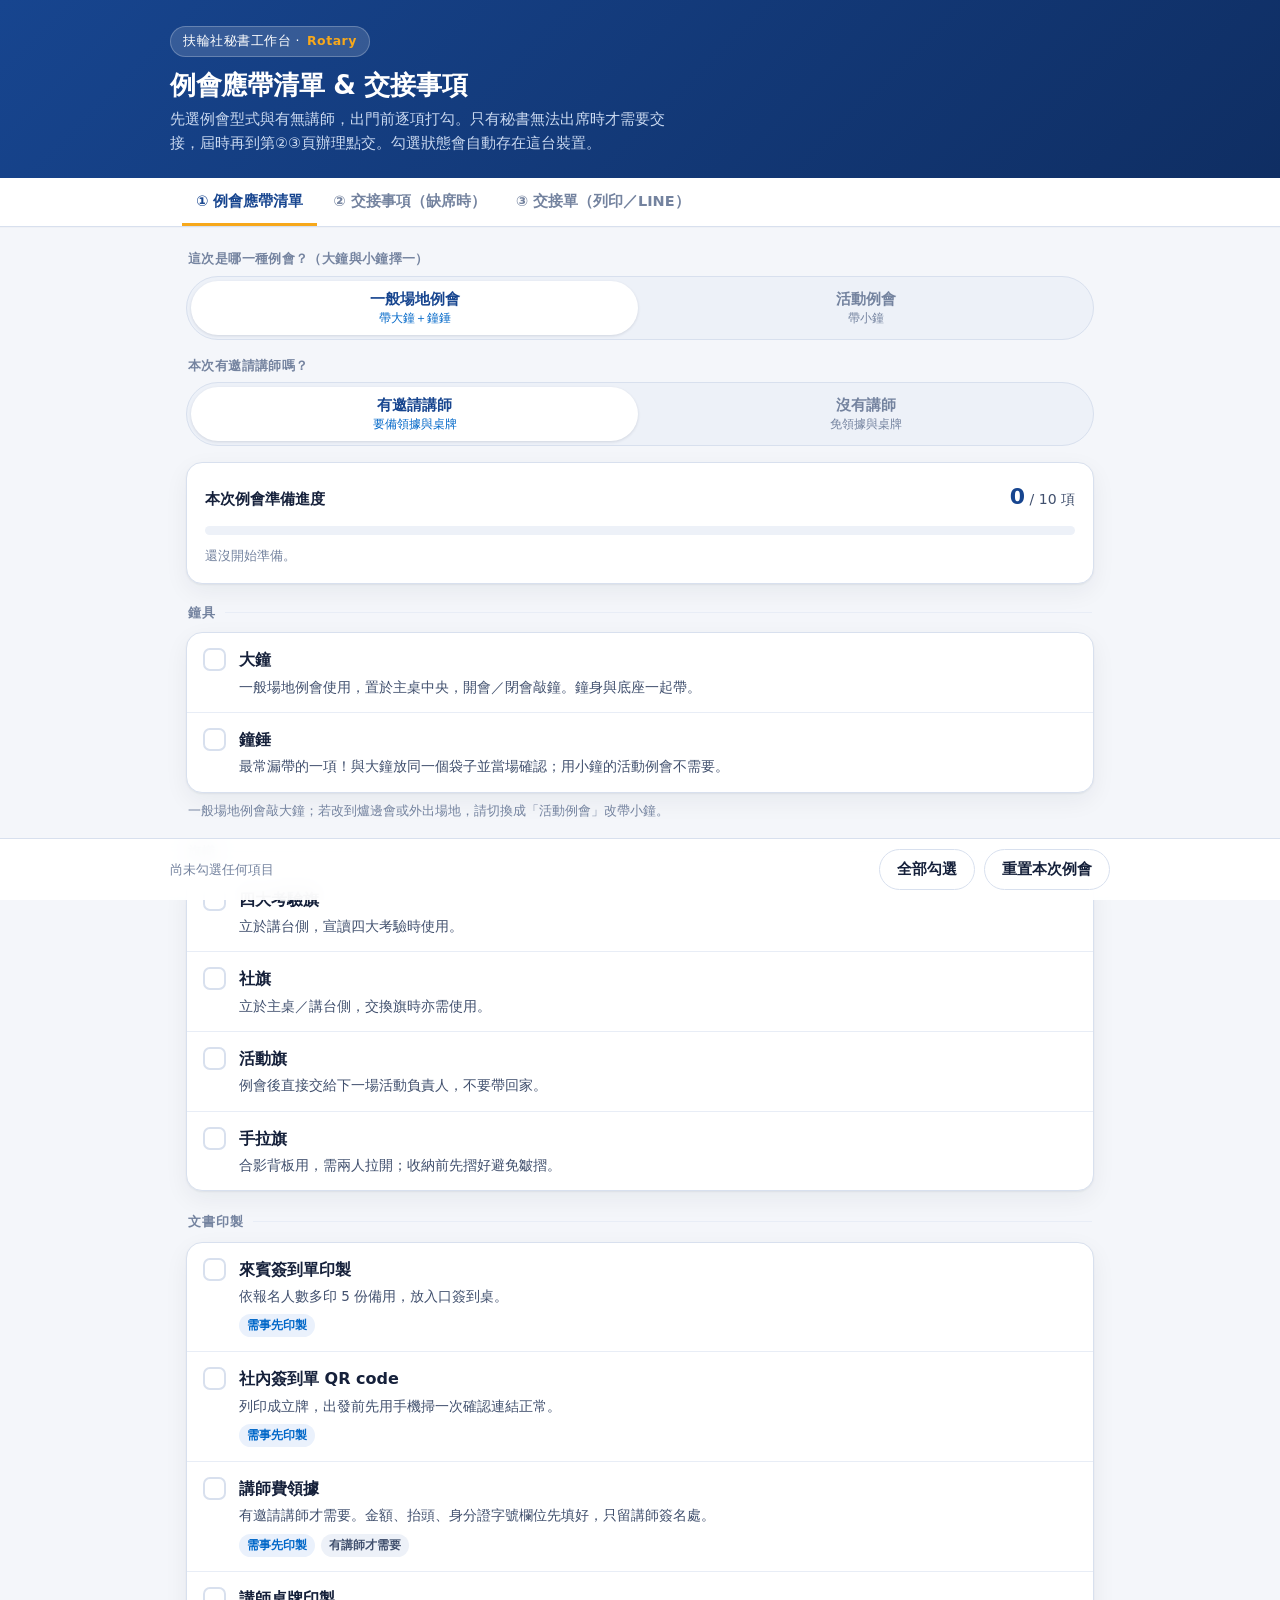
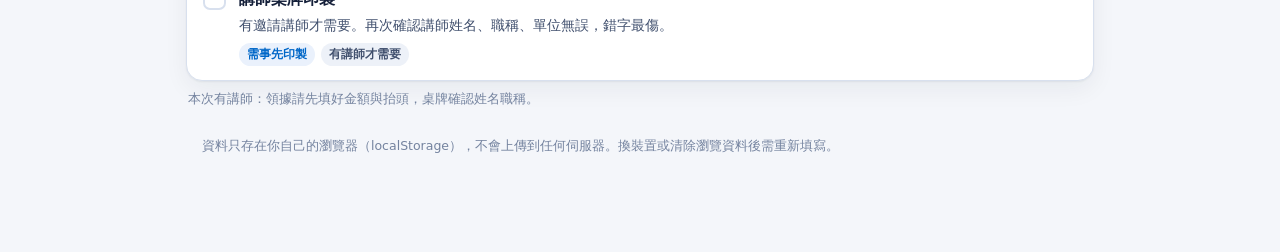
<file: rotary-secretary/index.html>
<!doctype html>
<html lang="zh-Hant">
<head>
<meta charset="utf-8">
<meta name="viewport" content="width=device-width, initial-scale=1, viewport-fit=cover">
<title>扶輪社秘書 · 例會應帶清單與交接單</title>
<meta name="description" content="扶輪社秘書例會應帶物品檢查表、缺席時的交接事項與可列印／可複製到 LINE 的交接單。">
<meta name="color-scheme" content="light">
<meta name="theme-color" content="#17458F">
<link rel="icon" href="data:image/svg+xml,%3Csvg xmlns='http://www.w3.org/2000/svg' viewBox='0 0 100 100'%3E%3Ctext y='.9em' font-size='90'%3E%F0%9F%94%94%3C/text%3E%3C/svg%3E">
<style>
/* ============================================================
   扶輪社秘書工具 — 例會應帶清單 / 交接事項 / 交接單
   色系取自國際扶輪：Royal Blue #17458F、Gold #F7A81B、Azure #0067C8
   ============================================================ */
:root{
  --royal:#17458F;
  --royal-dark:#0F2E63;
  --azure:#0067C8;
  --gold:#F7A81B;
  --gold-soft:#FDF3DC;

  --paper:#F4F6FA;
  --surface:#FFFFFF;
  --surface-2:#EDF1F8;
  --rule:#D8E0EE;
  --rule-faint:#E8EDF6;

  --ink:#15203A;
  --ink-2:#41506E;
  --ink-3:#74839F;

  --ok:#137A4B;
  --ok-soft:#E4F4EC;
  --warn:#A8580A;

  --r-lg:16px;
  --r-md:11px;
  --r-sm:7px;
  --shadow:0 1px 2px rgba(21,32,58,.06), 0 8px 24px rgba(21,32,58,.06);
  --font:"Noto Sans TC","PingFang TC","Heiti TC","Microsoft JhengHei",system-ui,-apple-system,"Segoe UI",sans-serif;
}
*{box-sizing:border-box}
html{background:var(--paper);-webkit-text-size-adjust:100%}
body{
  margin:0;font-family:var(--font);color:var(--ink);background:var(--paper);
  font-size:16px;line-height:1.65;padding-bottom:96px;
}
h1,h2,h3{line-height:1.3;margin:0}
button{font-family:inherit;font-size:inherit;cursor:pointer}
input,textarea{font-family:inherit;font-size:inherit;color:inherit}
a{color:var(--azure)}

/* ---------- 版頭 ---------- */
.top{
  background:linear-gradient(135deg,var(--royal) 0%,var(--royal-dark) 100%);
  color:#fff;padding:26px 20px 22px;
}
.top-in{max-width:940px;margin:0 auto}
.badge{
  display:inline-flex;align-items:center;gap:7px;
  background:rgba(255,255,255,.14);border:1px solid rgba(255,255,255,.24);
  color:#fff;border-radius:999px;padding:4px 12px;font-size:12.5px;letter-spacing:.04em;
}
.badge b{color:var(--gold);font-weight:700}
.top h1{font-size:26px;margin:12px 0 6px;letter-spacing:-.01em}
.top p{margin:0;color:#C9D8F0;font-size:14.5px;max-width:56ch}

/* ---------- 分頁 ---------- */
.tabs{
  position:sticky;top:0;z-index:20;background:var(--surface);
  border-bottom:1px solid var(--rule);box-shadow:0 1px 0 rgba(21,32,58,.02);
}
.tabs-in{max-width:940px;margin:0 auto;display:flex;gap:2px;padding:0 12px;overflow-x:auto}
.tab{
  border:0;background:none;color:var(--ink-3);font-weight:600;font-size:14.5px;
  padding:14px 14px 12px;border-bottom:3px solid transparent;white-space:nowrap;
}
.tab[aria-selected="true"]{color:var(--royal);border-bottom-color:var(--gold)}

main{max-width:940px;margin:0 auto;padding:22px 16px 0}
section[hidden]{display:none}

/* ---------- 進度 ---------- */
.progress-card{
  background:var(--surface);border:1px solid var(--rule);border-radius:var(--r-lg);
  padding:16px 18px;box-shadow:var(--shadow);margin-bottom:18px;
}
.progress-head{display:flex;align-items:baseline;justify-content:space-between;gap:12px;flex-wrap:wrap}
.progress-head strong{font-size:15px}
.count{font-variant-numeric:tabular-nums;color:var(--ink-2);font-size:14px}
.count b{color:var(--royal);font-size:22px;font-weight:800}
.bar{height:9px;border-radius:999px;background:var(--surface-2);margin-top:11px;overflow:hidden}
.bar>i{display:block;height:100%;width:0;border-radius:999px;background:linear-gradient(90deg,var(--azure),var(--gold));transition:width .25s ease}
.progress-note{margin:10px 0 0;font-size:13px;color:var(--ink-3)}
.progress-card.done{border-color:var(--ok);background:var(--ok-soft)}
.progress-card.done .progress-note{color:var(--ok);font-weight:600}

/* ---------- 群組與項目 ---------- */
/* 例會型式切換 */
.modebar{display:flex;gap:4px;background:var(--surface-2);border:1px solid var(--rule);border-radius:999px;padding:4px;margin-bottom:16px}
.modebar button{flex:1;border:0;background:none;border-radius:999px;padding:9px 10px;font-weight:700;font-size:14.5px;color:var(--ink-3);line-height:1.3;transition:.15s}
.modebar button small{display:block;font-weight:500;font-size:11.5px;color:var(--ink-3);margin-top:2px}
.modebar button[aria-pressed="true"]{background:var(--surface);color:var(--royal);box-shadow:0 1px 3px rgba(21,32,58,.13)}
.modebar button[aria-pressed="true"] small{color:var(--azure)}
.modebar button:focus-visible{outline:2px solid var(--azure);outline-offset:2px}
.mode-label{font-size:12.5px;font-weight:700;color:var(--ink-3);letter-spacing:.03em;margin:0 0 6px 2px}
.group-note{font-size:12.5px;color:var(--ink-3);margin:8px 2px 0}

.group{margin-bottom:20px}
.group-title{
  display:flex;align-items:center;gap:9px;margin:0 2px 9px;
  font-size:13px;font-weight:700;letter-spacing:.08em;color:var(--ink-3);
}
.group-title::after{content:"";flex:1;height:1px;background:var(--rule-faint)}
.list{background:var(--surface);border:1px solid var(--rule);border-radius:var(--r-lg);overflow:hidden;box-shadow:var(--shadow)}
.item{display:flex;gap:13px;padding:14px 16px;border-top:1px solid var(--rule-faint);align-items:flex-start}
.item:first-child{border-top:0}
.item label{display:flex;gap:13px;flex:1;cursor:pointer;align-items:flex-start}
.item input[type=checkbox]{
  appearance:none;-webkit-appearance:none;flex:0 0 auto;
  width:23px;height:23px;margin:1px 0 0;border:2px solid var(--rule);border-radius:7px;background:#fff;
  display:grid;place-content:center;transition:.15s;
}
.item input[type=checkbox]::after{
  content:"";width:11px;height:6px;border:2.5px solid #fff;border-top:0;border-right:0;
  transform:rotate(-45deg) scale(0);transition:transform .15s;margin-top:-3px;
}
.item input[type=checkbox]:checked{background:var(--ok);border-color:var(--ok)}
.item input[type=checkbox]:checked::after{transform:rotate(-45deg) scale(1)}
.item input[type=checkbox]:focus-visible{outline:2px solid var(--azure);outline-offset:2px}
.txt{min-width:0}
.name{font-weight:600;font-size:16px}
.item.checked .name{color:var(--ink-3);text-decoration:line-through;text-decoration-color:var(--rule)}
.hint{font-size:13.5px;color:var(--ink-2);margin-top:2px}
.tags{display:flex;flex-wrap:wrap;gap:6px;margin-top:7px}
.tag{font-size:11.5px;font-weight:600;padding:2px 8px;border-radius:999px;background:var(--surface-2);color:var(--ink-2)}
.tag.hand{background:var(--gold-soft);color:var(--warn)}
.tag.print{background:#EAF1FC;color:var(--azure)}

/* ---------- 流程 / 交接說明 ---------- */
.card{
  background:var(--surface);border:1px solid var(--rule);border-radius:var(--r-lg);
  padding:18px;box-shadow:var(--shadow);margin-bottom:18px;
}
.card h2{font-size:17px;margin-bottom:4px}
.card>p.lead{margin:6px 0 0;color:var(--ink-2);font-size:14.5px}
.steps{list-style:none;margin:16px 0 0;padding:0;counter-reset:s}
.steps li{position:relative;padding:0 0 18px 42px;counter-increment:s}
.steps li::before{
  content:counter(s);position:absolute;left:0;top:0;width:27px;height:27px;border-radius:50%;
  background:var(--royal);color:#fff;font-size:13px;font-weight:700;display:grid;place-content:center;
}
.steps li::after{content:"";position:absolute;left:13px;top:31px;bottom:2px;width:1.5px;background:var(--rule-faint)}
.steps li:last-child{padding-bottom:0}
.steps li:last-child::after{display:none}
.steps h3{font-size:15.5px}
.steps p{margin:3px 0 0;font-size:14px;color:var(--ink-2)}
.callout{
  border-left:4px solid var(--gold);background:var(--gold-soft);
  border-radius:0 var(--r-md) var(--r-md) 0;padding:13px 15px;margin-top:16px;font-size:14px;color:#6B4405;
}
.callout b{color:#4A2E02}

/* ---------- 表單 ---------- */
.fields{display:grid;grid-template-columns:repeat(auto-fit,minmax(210px,1fr));gap:13px;margin-top:16px}
.field{display:flex;flex-direction:column;gap:5px}
.field label{font-size:12.5px;font-weight:700;color:var(--ink-3);letter-spacing:.03em}
.field input,.field textarea{
  border:1px solid var(--rule);border-radius:var(--r-sm);padding:10px 11px;background:#fff;width:100%;
}
.field input:focus,.field textarea:focus{outline:2px solid var(--azure);outline-offset:-1px;border-color:var(--azure)}
.field.wide{grid-column:1/-1}
.field textarea{min-height:78px;resize:vertical}

.hand-list{margin-top:16px;border:1px solid var(--rule);border-radius:var(--r-md);overflow:hidden}
.hand-row{display:flex;gap:11px;align-items:center;padding:11px 13px;border-top:1px solid var(--rule-faint);flex-wrap:wrap}
.hand-row:first-child{border-top:0}
.hand-row label{display:flex;gap:11px;align-items:center;flex:1 1 190px;min-width:0;cursor:pointer;font-weight:600}
.hand-row input[type=checkbox]{
  appearance:none;-webkit-appearance:none;width:21px;height:21px;border:2px solid var(--rule);
  border-radius:6px;background:#fff;display:grid;place-content:center;flex:0 0 auto;
}
.hand-row input[type=checkbox]::after{
  content:"";width:10px;height:5px;border:2.5px solid #fff;border-top:0;border-right:0;
  transform:rotate(-45deg) scale(0);transition:transform .15s;margin-top:-3px;
}
.hand-row input[type=checkbox]:checked{background:var(--royal);border-color:var(--royal)}
.hand-row input[type=checkbox]:checked::after{transform:rotate(-45deg) scale(1)}
.hand-row .to{flex:1 1 190px}
.hand-row .to input{width:100%;border:1px solid var(--rule);border-radius:var(--r-sm);padding:7px 10px;font-size:14px}
.hand-row.off{opacity:.45}

/* ---------- 按鈕 ---------- */
.actions{display:flex;flex-wrap:wrap;gap:9px;margin-top:18px}
.btn{
  border:1px solid var(--rule);background:var(--surface);color:var(--ink);
  border-radius:999px;padding:10px 17px;font-size:14.5px;font-weight:600;transition:.15s;
}
.btn:hover{border-color:var(--azure);color:var(--azure)}
.btn.primary{background:var(--royal);border-color:var(--royal);color:#fff}
.btn.primary:hover{background:var(--royal-dark);border-color:var(--royal-dark);color:#fff}
.btn.gold{background:var(--gold);border-color:var(--gold);color:#3A2600}
.btn.gold:hover{filter:brightness(.95);color:#3A2600}

/* ---------- 交接單預覽 ---------- */
.sheet{
  background:#fff;border:1px solid var(--rule);border-radius:var(--r-lg);
  padding:26px;margin-top:20px;box-shadow:var(--shadow);
}
.sheet h2{text-align:center;font-size:20px;letter-spacing:.12em}
.sheet .sub{text-align:center;color:var(--ink-3);font-size:13px;margin:5px 0 18px}
table.sheet-t{width:100%;border-collapse:collapse;font-size:14px}
table.sheet-t th,table.sheet-t td{border:1px solid var(--rule);padding:8px 10px;text-align:left;vertical-align:top}
table.sheet-t th{background:var(--surface-2);font-weight:700;color:var(--ink-2);white-space:nowrap;width:96px}
table.sheet-t td.c{text-align:center;width:64px}
.t-wrap{overflow-x:auto;-webkit-overflow-scrolling:touch}
.t-wrap+.t-wrap{margin-top:14px}
@media (max-width:640px){
  table.sheet-t{min-width:520px;font-size:13px}
  table.sheet-t th,table.sheet-t td{padding:7px 8px}
}
.sign{display:flex;gap:26px;margin-top:26px;flex-wrap:wrap}
.sign div{flex:1 1 180px;border-top:1px solid var(--ink-3);padding-top:7px;font-size:13px;color:var(--ink-2)}
.empty{color:var(--ink-3);font-size:14px;margin-top:14px;text-align:center}

/* ---------- 底部工具列 ---------- */
.footbar{
  position:fixed;left:0;right:0;bottom:0;z-index:30;background:rgba(255,255,255,.93);
  backdrop-filter:blur(10px);border-top:1px solid var(--rule);padding:10px 16px;
  padding-bottom:calc(10px + env(safe-area-inset-bottom));
}
.footbar-in{max-width:940px;margin:0 auto;display:flex;gap:9px;align-items:center;justify-content:space-between;flex-wrap:wrap}
.footbar .status{font-size:13px;color:var(--ink-3)}
.toast{
  position:fixed;left:50%;bottom:86px;transform:translate(-50%,14px);z-index:60;
  background:var(--ink);color:#fff;padding:10px 18px;border-radius:999px;font-size:14px;
  opacity:0;pointer-events:none;transition:.22s;
}
.toast.show{opacity:1;transform:translate(-50%,0)}

footer.page{max-width:940px;margin:26px auto 0;padding:0 16px;color:var(--ink-3);font-size:12.5px}

@media (max-width:560px){
  .top h1{font-size:22px}
  .sheet{padding:18px}
}

/* ---------- 列印：只印交接單 ---------- */
@media print{
  body{background:#fff;padding:0;font-size:12pt}
  .top,.tabs,.footbar,.actions,.toast,footer.page,.no-print{display:none !important}
  main{max-width:none;padding:0}
  section[hidden]{display:none}
  .card,.progress-card,.group{display:none}
  #print-area{display:block !important}
  .sheet{border:0;box-shadow:none;padding:0;margin:0;border-radius:0}
  table.sheet-t th,table.sheet-t td{border:1px solid #999}
  table.sheet-t{min-width:0 !important;font-size:11pt}
  .t-wrap{overflow:visible}
  @page{margin:16mm}
}
</style>
</head>
<body>

<header class="top">
  <div class="top-in">
    <span class="badge">扶輪社秘書工作台 · <b>Rotary</b></span>
    <h1>例會應帶清單 & 交接事項</h1>
    <p>先選例會型式與有無講師，出門前逐項打勾。只有秘書無法出席時才需要交接，屆時再到第②③頁辦理點交。勾選狀態會自動存在這台裝置。</p>
  </div>
</header>

<nav class="tabs">
  <div class="tabs-in" role="tablist">
    <button class="tab" role="tab" aria-selected="true"  data-tab="checklist">① 例會應帶清單</button>
    <button class="tab" role="tab" aria-selected="false" data-tab="handover">② 交接事項（缺席時）</button>
    <button class="tab" role="tab" aria-selected="false" data-tab="sheet">③ 交接單（列印／LINE）</button>
  </div>
</nav>

<main>
  <!-- ============ ① 例會應帶清單 ============ -->
  <section id="checklist">
    <p class="mode-label">這次是哪一種例會？（大鐘與小鐘擇一）</p>
    <div class="modebar" id="modebar-1"></div>
    <p class="mode-label">本次有邀請講師嗎？</p>
    <div class="modebar" id="speakerbar-1"></div>
    <div class="progress-card" id="prog">
      <div class="progress-head">
        <strong>本次例會準備進度</strong>
        <span class="count"><b id="done">0</b> / <span id="total">0</span> 項</span>
      </div>
      <div class="bar"><i id="bar"></i></div>
      <p class="progress-note" id="prog-note">還沒開始準備。</p>
    </div>
    <div id="groups"></div>
  </section>

  <!-- ============ ② 交接事項 ============ -->
  <section id="handover" hidden>
    <p class="mode-label">秘書本次出席狀況？</p>
    <div class="modebar" id="absentbar-1"></div>

    <div class="card" id="handover-off" hidden>
      <h2>本次不需要交接</h2>
      <p class="lead">秘書會出席，所有物品由秘書自行攜帶、會後自行收回，不必辦理任何點交。</p>
      <div class="callout">
        <b>只有秘書無法出席時才需要交接。</b>屆時才把敲鐘器具、旗幟與文書交給代理人，活動旗也才由代理人在會後當場交給下一場活動負責人。
        確定無法出席的話，請按上面的「秘書無法出席」。
      </div>
    </div>

    <div id="handover-body">
    <div class="card">
      <h2>秘書無法出席時的交接原則</h2>
      <p class="lead">平常秘書自己帶、自己收，不需要交接。<b>只有秘書無法出席這一次例會時</b>才辦點交，重點是：物品有人保管、有人簽收、下一場活動接得上。</p>
      <ol class="steps">
        <li>
          <h3>例會前 3 天：確認代理人</h3>
          <p>在社群組公告誰代理秘書。指定一位代理人負責敲鐘器具（<b>一般場地例會＝大鐘＋鐘錘；活動例會＝小鐘，兩者擇一</b>），另指定一位負責簽到與文書（來賓簽到單、QR code、講師費領據、講師桌牌）。</p>
        </li>
        <li>
          <h3>例會前 1 天：實體點交 + 拍照存證</h3>
          <p>依「③ 交接單」逐項清點，交接當下拍一張全部物品的合照，連同交接單一起貼到社群組，避免事後爭議。</p>
        </li>
        <li>
          <h3>當天會前 30 分鐘：定位</h3>
          <p>一般場地例會：大鐘與鐘錘置於主桌中央；活動例會：小鐘直接交到社長／司儀手上。四大考驗旗與社旗立於講台側、手拉旗掛於合影背板、簽到單與 QR code 立牌放在入口簽到桌。</p>
        </li>
        <li>
          <h3>例會後：活動旗轉交下一場活動負責人</h3>
          <p>活動旗<b>不回收到秘書手上</b>，直接由代理人當場交給下一場活動（社區服務、聯誼、地區活動）的負責人，並在群組回報「活動旗已交給 ○○○」。</p>
        </li>
        <li>
          <h3>例會後 1 天：歸還與回報</h3>
          <p>當次使用的鐘具（大鐘＋鐘錘或小鐘）、社旗、四大考驗旗、手拉旗歸回原保管處；講師費領據正本（若有講師）、簽到單正本交回秘書存檔；出席人數與來賓名單回報秘書。</p>
        </li>
      </ol>
      <div class="callout">
        <b>最容易出包的四件事：</b>搞錯例會型式而搬錯鐘、鐘錘與大鐘分開放而漏帶、活動旗被帶回家導致下一場活動沒旗、講師費領據沒簽名導致財務無法核銷。這幾項請在交接單上特別確認。
      </div>
    </div>

    <div class="card">
      <h2>各物品的交接對象</h2>
      <div class="list" id="hand-guide" style="box-shadow:none;margin-top:14px"></div>
    </div>
    </div>
  </section>

  <!-- ============ ③ 交接單 ============ -->
  <section id="sheet" hidden>
    <p class="mode-label no-print">秘書本次出席狀況？</p>
    <div class="modebar no-print" id="absentbar-2"></div>

    <div class="card no-print" id="sheet-off" hidden>
      <h2>本次不需要交接單</h2>
      <p class="lead">秘書出席，物品不轉交，所以沒有交接單要填。上面切換成「秘書無法出席」就會出現表單。</p>
    </div>

    <div id="sheet-body">
    <div class="card no-print">
      <h2>填寫交接單</h2>
      <p class="lead">填完按「產生交接單」，可直接列印簽名，或一鍵複製文字貼到 LINE 群組。</p>
      <p class="mode-label" style="margin-top:16px">例會型式</p>
      <div class="modebar" id="modebar-2"></div>
      <p class="mode-label">有無講師</p>
      <div class="modebar" id="speakerbar-2"></div>
      <div class="fields">
        <div class="field"><label for="f-club">社名</label><input id="f-club" placeholder="例：台北○○扶輪社"></div>
        <div class="field"><label for="f-term">屆次／年度</label><input id="f-term" placeholder="例：2025-26 年度"></div>
        <div class="field"><label for="f-date">例會日期</label><input id="f-date" type="date"></div>
        <div class="field"><label for="f-place">例會地點</label><input id="f-place" placeholder="例：○○飯店 3F"></div>
        <div class="field"><label for="f-from">交付人（秘書）</label><input id="f-from" placeholder="姓名"></div>
        <div class="field"><label for="f-to">接收人（代理人）</label><input id="f-to" placeholder="姓名"></div>
        <div class="field"><label for="f-phone">接收人聯絡電話</label><input id="f-phone" placeholder="09xx-xxx-xxx"></div>
        <div class="field"><label for="f-next">下一場活動負責人（接活動旗）</label><input id="f-next" placeholder="姓名／活動名稱"></div>
        <div class="field wide"><label for="f-memo">備註</label><textarea id="f-memo" placeholder="例：講師費 3,000 元現金已交代理人，領據請講師當場簽名後交回。"></textarea></div>
      </div>

      <div class="hand-list" id="hand-items"></div>

      <div class="actions">
        <button class="btn primary" id="btn-make">產生交接單</button>
        <button class="btn gold" id="btn-print">列印 / 存成 PDF</button>
        <button class="btn" id="btn-copy">複製文字給 LINE</button>
        <button class="btn" id="btn-clear-form">清空表單</button>
      </div>
    </div>

    <div id="print-area"></div>
    </div>
  </section>

  <footer class="page">
    資料只存在你自己的瀏覽器（localStorage），不會上傳到任何伺服器。換裝置或清除瀏覽資料後需重新填寫。
  </footer>
</main>

<div class="footbar no-print">
  <div class="footbar-in">
    <span class="status" id="status">尚未勾選任何項目</span>
    <span style="display:flex;gap:9px;flex-wrap:wrap">
      <button class="btn" id="btn-all">全部勾選</button>
      <button class="btn" id="btn-reset">重置本次例會</button>
    </span>
  </div>
</div>

<div class="toast" id="toast"></div>

<script>
/* ============================================================
   資料：例會應帶物品。要增刪項目改這個陣列就好。
   handTo = 秘書缺席時，這項該交給誰
   ============================================================ */
const ITEMS = [
  { id:'bell-big',  cat:'鐘具',     name:'大鐘', mode:'normal',
    hint:'一般場地例會使用，置於主桌中央，開會／閉會敲鐘。鐘身與底座一起帶。',
    handTo:'代理秘書（會後歸回社器材保管處）' },
  { id:'bell-hammer', cat:'鐘具',   name:'鐘錘', mode:'normal',
    hint:'最常漏帶的一項！與大鐘放同一個袋子並當場確認；用小鐘的活動例會不需要。',
    handTo:'代理秘書（務必與大鐘同袋）' },
  { id:'bell-small', cat:'鐘具',    name:'小鐘', mode:'event',
    hint:'活動例會（爐邊會、外出參訪、小型場地）使用，會前直接交到社長／司儀手上。',
    handTo:'社長或司儀（會前直接交到手上）' },
  { id:'flag-4way', cat:'旗幟',     name:'四大考驗旗',
    hint:'立於講台側，宣讀四大考驗時使用。',
    handTo:'代理秘書' },
  { id:'flag-club', cat:'旗幟',     name:'社旗',
    hint:'立於主桌／講台側，交換旗時亦需使用。',
    handTo:'代理秘書（若當天有交換旗，交司儀）' },
  { id:'flag-event', cat:'旗幟',    name:'活動旗',
    hint:'例會後直接交給下一場活動負責人，不要帶回家。',
    handTo:'下一場活動負責人（會後當場轉交）' },
  { id:'flag-hand', cat:'旗幟',     name:'手拉旗',
    hint:'合影背板用，需兩人拉開；收納前先摺好避免皺摺。',
    handTo:'攝影／聯誼主委' },
  { id:'doc-guest', cat:'文書印製', name:'來賓簽到單印製',
    hint:'依報名人數多印 5 份備用，放入口簽到桌。',
    handTo:'簽到負責人（會後正本交回秘書存檔）' },
  { id:'doc-qr',    cat:'文書印製', name:'社內簽到單 QR code',
    hint:'列印成立牌，出發前先用手機掃一次確認連結正常。',
    handTo:'簽到負責人' },
  { id:'doc-fee',   cat:'文書印製', name:'講師費領據', needs:'speaker',
    hint:'有邀請講師才需要。金額、抬頭、身分證字號欄位先填好，只留講師簽名處。',
    handTo:'代理秘書（講師簽名後正本交財務／秘書）' },
  { id:'doc-card',  cat:'文書印製', name:'講師桌牌印製', needs:'speaker',
    hint:'有邀請講師才需要。再次確認講師姓名、職稱、單位無誤，錯字最傷。',
    handTo:'代理秘書（會前放講師座位）' }
];
const CATS = ['鐘具','旗幟','文書印製'];
const MODES = {
  normal:{ name:'一般場地例會', sub:'帶大鐘＋鐘錘', note:'一般場地例會敲大鐘；若改到爐邊會或外出場地，請切換成「活動例會」改帶小鐘。' },
  event: { name:'活動例會',     sub:'帶小鐘',       note:'活動例會敲小鐘，大鐘與鐘錘留在社器材保管處，不必搬。' }
};
const KEY_CHECK = 'rotary-sec-checklist-v1';
const KEY_FORM  = 'rotary-sec-handover-v1';
const KEY_MODE   = 'rotary-sec-mode-v1';
const KEY_SPEAKER= 'rotary-sec-speaker-v1';
const KEY_ABSENT = 'rotary-sec-absent-v1';

const $  = (s,r=document)=>r.querySelector(s);
const $$ = (s,r=document)=>[...r.querySelectorAll(s)];
const esc = s => String(s??'').replace(/[&<>"]/g,c=>({'&':'&amp;','<':'&lt;','>':'&gt;','"':'&quot;'}[c]));

const store = {
  get(k,f){ try{ return JSON.parse(localStorage.getItem(k)) ?? f; }catch(e){ return f; } },
  set(k,v){ try{ localStorage.setItem(k,JSON.stringify(v)); }catch(e){} }
};
let checked = store.get(KEY_CHECK, {});
let mode = store.get(KEY_MODE, 'normal');
if(!MODES[mode]) mode = 'normal';
let speaker = store.get(KEY_SPEAKER, true) === true;   // 本次是否邀請講師
let absent  = store.get(KEY_ABSENT,  false) === true;  // 秘書本次是否無法出席

// 依例會型式與有無講師篩選；未標記的項目一律要帶
const activeItems = () => ITEMS.filter(i =>
  (!i.mode || i.mode === mode) && (i.needs !== 'speaker' || speaker));

/* ---------------- 分頁 ---------------- */
$$('.tab').forEach(t=>t.addEventListener('click',()=>{
  $$('.tab').forEach(x=>x.setAttribute('aria-selected', String(x===t)));
  ['checklist','handover','sheet'].forEach(id=>$('#'+id).hidden = (id!==t.dataset.tab));
  window.scrollTo({top:0,behavior:'smooth'});
}));

/* ---------------- 例會型式 ---------------- */
function bar(sels, opts){
  const html = opts.map(o=>`
    <button type="button" ${o.attr} aria-pressed="${o.on}">
      ${esc(o.name)}<small>${esc(o.sub)}</small>
    </button>`).join('');
  sels.forEach(sel=>{ const el=$(sel); if(el) el.innerHTML = html; });
}
function renderBars(){
  bar(['#modebar-1','#modebar-2'], Object.entries(MODES).map(([k,m])=>
    ({attr:`data-mode="${k}"`, on:k===mode, name:m.name, sub:m.sub})));
  bar(['#speakerbar-1','#speakerbar-2'], [
    {attr:'data-speaker="1"', on:speaker,  name:'有邀請講師', sub:'要備領據與桌牌'},
    {attr:'data-speaker="0"', on:!speaker, name:'沒有講師',   sub:'免領據與桌牌'}
  ]);
  bar(['#absentbar-1','#absentbar-2'], [
    {attr:'data-absent="0"', on:!absent, name:'秘書會出席', sub:'不需交接'},
    {attr:'data-absent="1"', on:absent,  name:'秘書無法出席', sub:'需要交接'}
  ]);
}
function renderAll(){
  renderBars(); renderChecklist(); renderHandGuide(); renderHandItems(); renderGate();
}
function renderGate(){
  $('#handover-body').hidden = !absent;
  $('#handover-off').hidden  = absent;
  $('#sheet-body').hidden    = !absent;
  $('#sheet-off').hidden     = absent;
  if(!absent) $('#print-area').innerHTML = '';
}
document.addEventListener('click', e=>{
  const b = e.target.closest('.modebar button');
  if(!b) return;
  const d = b.dataset;
  if(d.mode){
    mode = d.mode; store.set(KEY_MODE, mode);
    let msg = MODES[mode].name + '：' + MODES[mode].sub;
    if(mode === 'event' && speaker){   // 活動例會預設不邀講師
      speaker = false; store.set(KEY_SPEAKER, speaker);
      msg += '，已自動關掉講師項目';
    }
    renderAll(); toast(msg);
  } else if(d.speaker){
    speaker = d.speaker === '1'; store.set(KEY_SPEAKER, speaker);
    renderAll(); toast(speaker ? '已加入講師費領據與桌牌' : '已移除講師費領據與桌牌');
  } else if(d.absent){
    absent = d.absent === '1'; store.set(KEY_ABSENT, absent);
    renderAll(); toast(absent ? '需要交接：請填交接單' : '秘書會出席，不需交接');
  }
});

/* ---------------- ① 清單 ---------------- */
function tagsFor(it){
  const t = [];
  if(it.cat==='文書印製') t.push('<span class="tag print">需事先印製</span>');
  if(it.needs==='speaker') t.push('<span class="tag">有講師才需要</span>');
  if(absent && it.id==='flag-event') t.push('<span class="tag hand">會後轉交下一活動</span>');
  if(absent && it.id==='bell-small') t.push('<span class="tag hand">當面交給代理人</span>');
  return t.length ? `<div class="tags">${t.join('')}</div>` : '';
}
function renderChecklist(){
  $('#groups').innerHTML = CATS.map(cat=>{
    const rows = activeItems().filter(i=>i.cat===cat).map(it=>`
      <div class="item${checked[it.id]?' checked':''}" data-id="${it.id}">
        <label>
          <input type="checkbox" ${checked[it.id]?'checked':''} data-id="${it.id}">
          <span class="txt">
            <span class="name">${esc(it.name)}</span>
            <div class="hint">${esc(it.hint)}</div>
            ${tagsFor(it)}
          </span>
        </label>
      </div>`).join('');
    let note = '';
    if(cat==='鐘具') note = MODES[mode].note;
    if(cat==='文書印製') note = speaker
      ? '本次有講師：領據請先填好金額與抬頭，桌牌確認姓名職稱。'
      : '本次沒有講師，講師費領據與桌牌免準備。';
    note = note ? `<p class="group-note">${esc(note)}</p>` : '';
    return `<div class="group"><div class="group-title">${esc(cat)}</div><div class="list">${rows}</div>${note}</div>`;
  }).join('');

  $$('#groups input[type=checkbox]').forEach(cb=>cb.addEventListener('change',()=>{
    checked[cb.dataset.id] = cb.checked;
    store.set(KEY_CHECK, checked);
    cb.closest('.item').classList.toggle('checked', cb.checked);
    updateProgress();
  }));
  updateProgress();
}
function updateProgress(){
  const act   = activeItems();
  const total = act.length;
  const done  = act.filter(i=>checked[i.id]).length;
  $('#done').textContent = done;
  $('#total').textContent = total;
  $('#bar').style.width = (done/total*100)+'%';
  const miss = act.filter(i=>!checked[i.id]).map(i=>i.name);
  $('#prog').classList.toggle('done', done===total);
  $('#prog-note').textContent = done===total
    ? '全部備齊，可以出發了。'
    : (done===0 ? '還沒開始準備。' : `還差 ${miss.length} 項：${miss.join('、')}`);
  $('#status').textContent = done===0 ? '尚未勾選任何項目' : `已備妥 ${done} / ${total} 項`;
}
$('#btn-all').addEventListener('click',()=>{
  activeItems().forEach(i=>checked[i.id]=true); store.set(KEY_CHECK,checked); renderChecklist(); toast('全部勾選完成');
});
$('#btn-reset').addEventListener('click',()=>{
  if(!confirm('要清除所有勾選，重新準備下一次例會嗎？')) return;
  checked = {}; store.set(KEY_CHECK,checked); renderChecklist(); toast('已重置');
});

/* ---------------- ② 交接對象一覽 ---------------- */
function renderHandGuide(){
  $('#hand-guide').innerHTML = activeItems().map(it=>`
    <div class="item">
      <span class="txt">
        <span class="name">${esc(it.name)}</span>
        <div class="hint">交給：${esc(it.handTo)}</div>
      </span>
    </div>`).join('') + `<div class="item"><span class="txt"><div class="hint">${esc(MODES[mode].note)}${speaker?'':' 本次沒有講師，領據與桌牌不列入交接。'}</div></span></div>`;
}

/* ---------------- ③ 交接單 ---------------- */
const FIELDS = ['f-club','f-term','f-date','f-place','f-from','f-to','f-phone','f-next','f-memo'];
let form = store.get(KEY_FORM, {items:{}, to:{}});

function renderHandItems(){
  $('#hand-items').innerHTML = activeItems().map(it=>`
    <div class="hand-row" data-id="${it.id}">
      <label><input type="checkbox" data-id="${it.id}"> ${esc(it.name)}</label>
      <span class="to"><input type="text" data-to="${it.id}" placeholder="交給誰？（預設：${esc(it.handTo)}）"></span>
    </div>`).join('');
  loadForm();
}

function loadForm(){
  FIELDS.forEach(id=>{ if(form[id]!=null) $('#'+id).value = form[id]; });
  $$('#hand-items input[type=checkbox]').forEach(cb=>{
    const on = form.items?.[cb.dataset.id] !== false; // 預設全部交接
    cb.checked = on;
    cb.closest('.hand-row').classList.toggle('off', !on);
  });
  $$('#hand-items input[data-to]').forEach(inp=>{ inp.value = form.to?.[inp.dataset.to] || ''; });
}
function saveForm(){
  FIELDS.forEach(id=> form[id] = $('#'+id).value );
  form.items = {}; form.to = {};
  $$('#hand-items input[type=checkbox]').forEach(cb=> form.items[cb.dataset.id] = cb.checked );
  $$('#hand-items input[data-to]').forEach(inp=>{ if(inp.value.trim()) form.to[inp.dataset.to] = inp.value.trim(); });
  store.set(KEY_FORM, form);
}
FIELDS.forEach(id=>$('#'+id).addEventListener('input',saveForm));
$('#hand-items').addEventListener('input',e=>{
  if(e.target.type==='checkbox') e.target.closest('.hand-row').classList.toggle('off', !e.target.checked);
  saveForm();
});
function selectedItems(){
  return activeItems().filter(it=>$(`#hand-items input[data-id="${it.id}"]`)?.checked)
                      .map(it=>({...it, to: form.to?.[it.id] || it.handTo}));
}
function fmtDate(v){
  if(!v) return '＿＿＿年＿＿月＿＿日';
  const [y,m,d] = v.split('-'); return `${y} 年 ${+m} 月 ${+d} 日`;
}
function buildSheet(){
  const picked = selectedItems();
  if(!picked.length){
    $('#print-area').innerHTML = '<div class="sheet"><p class="empty">請至少勾選一項要交接的物品。</p></div>';
    return;
  }
  const v = id => $('#'+id).value.trim();
  const rows = picked.map((it,i)=>`
    <tr><td class="c">${i+1}</td><td>${esc(it.name)}</td><td>${esc(it.to)}</td><td class="c">□</td></tr>`).join('');
  $('#print-area').innerHTML = `
    <div class="sheet">
      <h2>例 會 物 品 交 接 單</h2>
      <p class="sub">${esc(v('f-club')||'＿＿＿＿扶輪社')}　${esc(v('f-term'))}</p>
      <div class="t-wrap"><table class="sheet-t">
        <tr><th>例會日期</th><td>${fmtDate(v('f-date'))}</td><th>地點</th><td>${esc(v('f-place')||'—')}</td></tr>
        <tr><th>例會型式</th><td colspan="3">${esc(MODES[mode].name)}（${esc(MODES[mode].sub)}）　${speaker?'本次有邀請講師':'本次無講師'}</td></tr>
        <tr><th>交付人</th><td>${esc(v('f-from')||'—')}（秘書）</td><th>接收人</th><td>${esc(v('f-to')||'—')}　${esc(v('f-phone'))}</td></tr>
        <tr><th>活動旗<br>後續接收</th><td colspan="3">${esc(v('f-next')||'下一場活動負責人：＿＿＿＿＿＿')}</td></tr>
      </table></div>
      <div class="t-wrap"><table class="sheet-t">
        <thead><tr><th class="c">序</th><th style="width:auto">交接物品</th><th style="width:auto">交予</th><th class="c">點收</th></tr></thead>
        <tbody>${rows}</tbody>
      </table></div>
      <div class="t-wrap"><table class="sheet-t">
        <tr><th>備註</th><td>${esc(v('f-memo')||'—').replace(/\n/g,'<br>')}</td></tr>
      </table></div>
      <div class="sign">
        <div>交付人簽名（秘書）</div>
        <div>接收人簽名</div>
        <div>歸還／轉交日期</div>
      </div>
    </div>`;
}
function buildText(){
  const v = id => $('#'+id).value.trim();
  const picked = selectedItems();
  const L = [];
  L.push('【例會物品交接單】');
  if(v('f-club')||v('f-term')) L.push(`${v('f-club')} ${v('f-term')}`.trim());
  L.push(`例會日期：${fmtDate(v('f-date'))}${v('f-place')?'　地點：'+v('f-place'):''}`);
  L.push(`例會型式：${MODES[mode].name}（${MODES[mode].sub}）　${speaker?'有邀請講師':'無講師'}`);
  L.push(`交付人（秘書）：${v('f-from')||'—'}`);
  L.push(`接收人：${v('f-to')||'—'}${v('f-phone')?'（'+v('f-phone')+'）':''}`);
  L.push('');
  L.push('交接物品：');
  picked.forEach((it,i)=>L.push(`${i+1}. ${it.name} → ${it.to}`));
  if(v('f-next')){ L.push(''); L.push(`活動旗會後轉交：${v('f-next')}`); }
  if(v('f-memo')){ L.push(''); L.push('備註：'+v('f-memo')); }
  L.push('');
  L.push('※ 請點收後於群組回覆「已收到」。');
  return L.join('\n');
}
$('#btn-make').addEventListener('click',()=>{ saveForm(); buildSheet(); toast('交接單已產生'); $('#print-area').scrollIntoView({behavior:'smooth'}); });
$('#btn-print').addEventListener('click',()=>{ saveForm(); buildSheet(); setTimeout(()=>window.print(),120); });
$('#btn-copy').addEventListener('click',async()=>{
  saveForm();
  const txt = buildText();
  try{ await navigator.clipboard.writeText(txt); toast('已複製，可貼到 LINE'); }
  catch(e){
    const ta = document.createElement('textarea');
    ta.value = txt; ta.style.position='fixed'; ta.style.opacity='0';
    document.body.appendChild(ta); ta.select();
    try{ document.execCommand('copy'); toast('已複製，可貼到 LINE'); }
    catch(_){ prompt('請手動複製以下內容：', txt); }
    ta.remove();
  }
});
$('#btn-clear-form').addEventListener('click',()=>{
  if(!confirm('要清空交接單的所有欄位嗎？')) return;
  form = {items:{}, to:{}}; store.set(KEY_FORM, form);
  FIELDS.forEach(id=>$('#'+id).value='');
  renderHandItems(); $('#print-area').innerHTML=''; toast('表單已清空');
});

/* ---------------- toast ---------------- */
let toastTimer;
function toast(msg){
  const el = $('#toast'); el.textContent = msg; el.classList.add('show');
  clearTimeout(toastTimer); toastTimer = setTimeout(()=>el.classList.remove('show'), 1900);
}

renderAll();
</script>
</body>
</html>
</file>
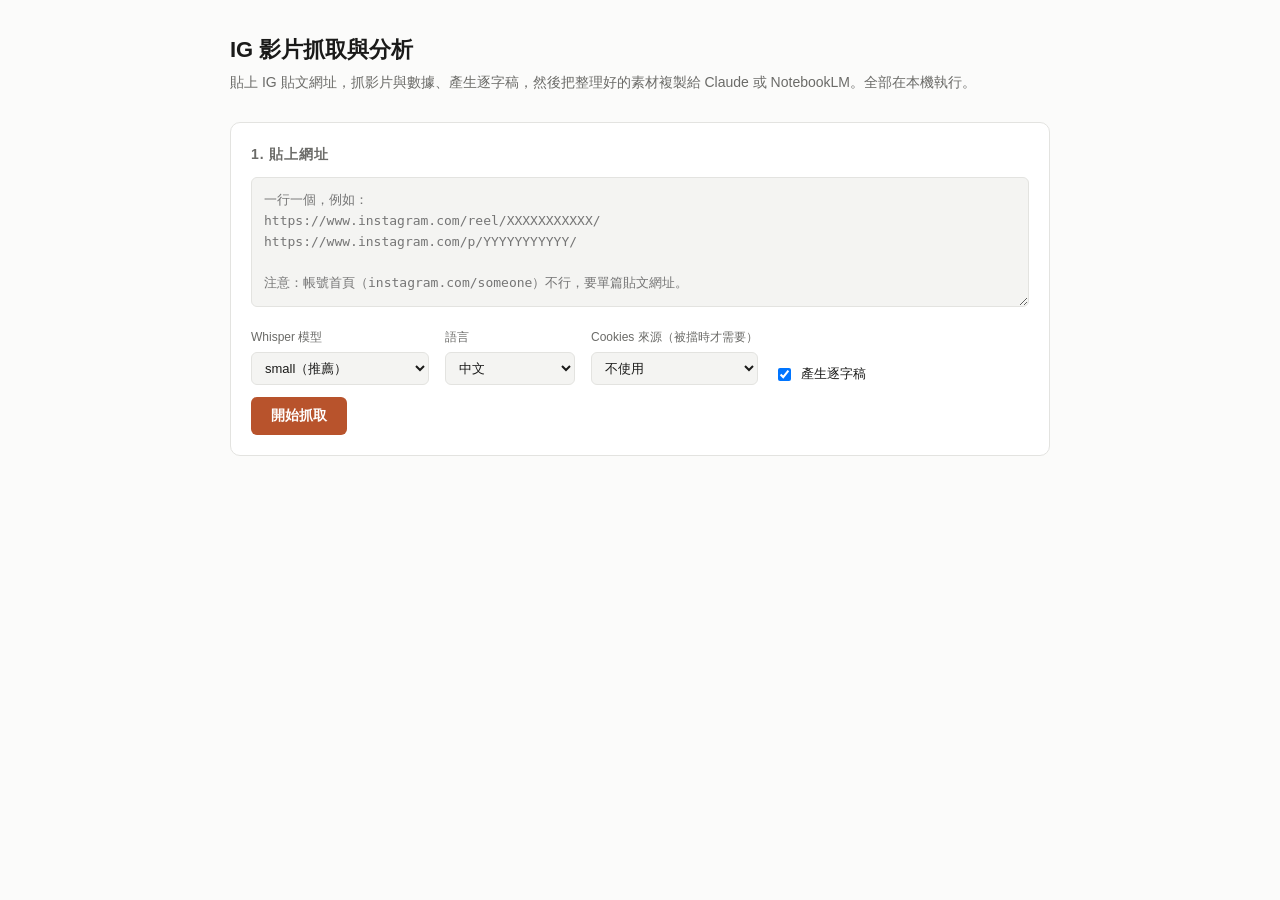
<file: ig-pipeline/web/index.html>
<!doctype html>
<html lang="zh-Hant">
<head>
<meta charset="utf-8">
<meta name="viewport" content="width=device-width, initial-scale=1">
<title>IG 影片抓取與分析</title>
<style>
  :root {
    --bg: #fbfbfa; --panel: #fff; --ink: #1a1a19; --muted: #6b6b68;
    --line: #e3e3e0; --accent: #b8532c; --accent-ink: #fff;
    --code-bg: #f4f4f2; --ok: #2f6f4f; --err: #a33a2a;
  }
  @media (prefers-color-scheme: dark) {
    :root {
      --bg: #1a1a19; --panel: #232322; --ink: #ecebe7; --muted: #9a9a95;
      --line: #353533; --accent: #d97a52; --accent-ink: #1a1a19;
      --code-bg: #1a1a19; --ok: #7fbf9a; --err: #e08a76;
    }
  }
  * { box-sizing: border-box; }
  body {
    margin: 0; background: var(--bg); color: var(--ink);
    font: 15px/1.6 -apple-system, "Segoe UI", "Noto Sans TC", "PingFang TC", sans-serif;
  }
  .wrap { max-width: 860px; margin: 0 auto; padding: 32px 20px 80px; }
  h1 { font-size: 22px; margin: 0 0 4px; }
  .sub { color: var(--muted); font-size: 14px; margin: 0 0 28px; }
  .panel {
    background: var(--panel); border: 1px solid var(--line);
    border-radius: 10px; padding: 20px; margin-bottom: 18px;
  }
  h2 { font-size: 14px; text-transform: uppercase; letter-spacing: .06em;
       color: var(--muted); margin: 0 0 12px; font-weight: 600; }
  textarea {
    width: 100%; min-height: 130px; padding: 12px; resize: vertical;
    background: var(--code-bg); color: var(--ink);
    border: 1px solid var(--line); border-radius: 6px;
    font: 13px/1.6 ui-monospace, SFMono-Regular, Menlo, monospace;
  }
  .opts { display: flex; flex-wrap: wrap; gap: 16px; margin-top: 14px; align-items: flex-end; }
  .opt { display: flex; flex-direction: column; gap: 5px; }
  .opt label { font-size: 12px; color: var(--muted); }
  select, input[type=text] {
    background: var(--code-bg); color: var(--ink); border: 1px solid var(--line);
    border-radius: 6px; padding: 7px 9px; font-size: 13px; min-width: 130px;
  }
  .check { flex-direction: row; align-items: center; gap: 7px; }
  .check label { font-size: 13px; color: var(--ink); }
  button {
    background: var(--accent); color: var(--accent-ink); border: 0;
    border-radius: 6px; padding: 10px 20px; font-size: 14px;
    font-weight: 600; cursor: pointer; font-family: inherit;
  }
  button:disabled { opacity: .5; cursor: not-allowed; }
  button.ghost {
    background: transparent; color: var(--ink); border: 1px solid var(--line);
    padding: 6px 12px; font-size: 12px; font-weight: 500;
  }
  #log {
    background: var(--code-bg); border: 1px solid var(--line); border-radius: 6px;
    padding: 12px; max-height: 260px; overflow: auto; white-space: pre-wrap;
    font: 12px/1.7 ui-monospace, SFMono-Regular, Menlo, monospace; color: var(--muted);
  }
  .state { font-size: 13px; margin-bottom: 10px; }
  .state.err { color: var(--err); }
  .state.ok { color: var(--ok); }
  .card { border: 1px solid var(--line); border-radius: 8px; padding: 16px; margin-bottom: 12px; }
  .card h3 { margin: 0 0 6px; font-size: 15px; }
  .card h3 a { color: var(--accent); text-decoration: none; }
  .meta { color: var(--muted); font-size: 12px; margin-bottom: 10px; }
  .caption { white-space: pre-wrap; margin: 0 0 10px; font-size: 14px; }
  details summary { cursor: pointer; font-size: 13px; color: var(--muted); }
  .transcript { white-space: pre-wrap; margin-top: 8px; font-size: 14px;
                background: var(--code-bg); padding: 12px; border-radius: 6px; }
  .warn { color: var(--err); font-size: 12px; }
  .hide { display: none; }
  .row { display: flex; gap: 8px; flex-wrap: wrap; margin-top: 12px; }
</style>
</head>
<body>
<div class="wrap">
  <h1>IG 影片抓取與分析</h1>
  <p class="sub">貼上 IG 貼文網址，抓影片與數據、產生逐字稿，然後把整理好的素材複製給 Claude 或 NotebookLM。全部在本機執行。</p>

  <div class="panel">
    <h2>1. 貼上網址</h2>
    <textarea id="urls" placeholder="一行一個，例如：&#10;https://www.instagram.com/reel/XXXXXXXXXXX/&#10;https://www.instagram.com/p/YYYYYYYYYYY/&#10;&#10;注意：帳號首頁（instagram.com/someone）不行，要單篇貼文網址。"></textarea>
    <div class="opts">
      <div class="opt">
        <label for="model">Whisper 模型</label>
        <select id="model">
          <option value="tiny">tiny（最快、最不準）</option>
          <option value="base">base</option>
          <option value="small" selected>small（推薦）</option>
          <option value="medium">medium</option>
          <option value="large-v3">large-v3（最準、最慢）</option>
        </select>
      </div>
      <div class="opt">
        <label for="lang">語言</label>
        <select id="lang">
          <option value="">自動偵測</option>
          <option value="zh" selected>中文</option>
          <option value="en">英文</option>
          <option value="ja">日文</option>
        </select>
      </div>
      <div class="opt">
        <label for="cookies">Cookies 來源（被擋時才需要）</label>
        <select id="cookies">
          <option value="">不使用</option>
          <option value="chrome">Chrome</option>
          <option value="firefox">Firefox</option>
          <option value="edge">Edge</option>
          <option value="safari">Safari</option>
        </select>
      </div>
      <div class="opt check">
        <input type="checkbox" id="transcribe" checked>
        <label for="transcribe">產生逐字稿</label>
      </div>
    </div>
    <div class="row"><button id="go">開始抓取</button></div>
  </div>

  <div class="panel hide" id="progress">
    <h2>2. 進度</h2>
    <div class="state" id="state"></div>
    <div id="log"></div>
  </div>

  <div class="panel hide" id="results">
    <h2>3. 結果</h2>
    <div class="row">
      <button class="ghost" id="copyAll">複製全部（Markdown）</button>
      <button class="ghost" id="copyPrompt">複製「跨影片拆解」提示詞＋素材</button>
      <button class="ghost" id="download">下載 .md 檔</button>
    </div>
    <div id="cards" style="margin-top:16px"></div>
  </div>
</div>

<script>
const $ = id => document.getElementById(id);
let items = [], poll = null;

const CROSS_PROMPT = `附件是同一個 IG 帳號的多支短影片素材，包含逐字稿、發布日期與互動數據。請回答：

1. 這個帳號的選題可以分成哪幾類？各類的數量與平均互動如何？
2. 表現最好的前幾支，開頭 3 秒有沒有共同結構？
3. 影片長度、發布時間與互動數之間有沒有看得出來的關係？（數據量不足就直說，不要硬湊）
4. 有哪些反覆出現的句型或口頭禪，構成這個帳號的辨識度？
5. 如果要照這個帳號的模式再寫 5 個選題，你會提哪些？各附一句開頭鉤子。

每一項都要引用逐字稿原文當證據，不要用通則性的評語。

---

`;

function allMarkdown() {
  return items.map(i => i.markdown).join('\n\n---\n\n');
}

async function copyText(text, btn) {
  const original = btn.textContent;
  try {
    await navigator.clipboard.writeText(text);
    btn.textContent = '已複製 ✓';
  } catch {
    btn.textContent = '複製失敗';
  }
  setTimeout(() => { btn.textContent = original; }, 1600);
}

function num(n) { return n === null || n === undefined ? '—' : n.toLocaleString(); }

function render() {
  $('results').classList.remove('hide');
  $('cards').innerHTML = items.map(i => `
    <div class="card">
      <h3>${i.url ? `<a href="${i.url}" target="_blank" rel="noreferrer">${i.id}</a>` : i.id}</h3>
      <div class="meta">
        ${i.date || '日期未知'} ・ ${i.duration ? i.duration + ' 秒' : '長度未知'}
        ・ 觀看 ${num(i.views)} ・ 按讚 ${num(i.likes)} ・ 留言 ${num(i.comments)}
        ${i.has_metadata ? '' : '<br><span class="warn">手動放入，無 metadata</span>'}
      </div>
      ${i.caption ? `<p class="caption">${i.caption.replace(/</g, '&lt;')}</p>` : ''}
      ${i.transcript
        ? `<details><summary>逐字稿（${i.transcript.length} 字）</summary>
             <div class="transcript">${i.transcript.replace(/</g, '&lt;')}</div></details>`
        : '<div class="warn">沒有逐字稿</div>'}
    </div>`).join('');
}

const LABELS = {
  queued: '排隊中…', fetching: '下載影片中…',
  transcribing: '產生逐字稿中（第一次會下載 Whisper 權重，請耐心等）…',
  packing: '打包素材中…', done: '完成', error: '失敗',
};

async function tick(jobId) {
  const res = await fetch(`/api/jobs/${jobId}`);
  if (!res.ok) return;
  const job = await res.json();

  $('state').textContent = LABELS[job.state] || job.state;
  $('state').className = 'state' + (job.state === 'done' ? ' ok' : job.state === 'error' ? ' err' : '');
  if (job.error) $('state').textContent = '失敗：' + job.error;
  $('log').textContent = job.log.join('\n');
  $('log').scrollTop = $('log').scrollHeight;

  if (job.state === 'done' || job.state === 'error') {
    clearInterval(poll); poll = null;
    $('go').disabled = false;
    $('go').textContent = '開始抓取';
    items = job.items || [];
    if (items.length) render();
  }
}

$('go').onclick = async () => {
  const urls = $('urls').value.trim();
  if (!urls) { alert('請先貼上網址'); return; }

  $('go').disabled = true;
  $('go').textContent = '執行中…';
  $('progress').classList.remove('hide');
  $('results').classList.add('hide');
  $('log').textContent = '';
  $('state').textContent = '送出中…';

  const res = await fetch('/api/jobs', {
    method: 'POST',
    headers: { 'Content-Type': 'application/json' },
    body: JSON.stringify({
      urls,
      model: $('model').value,
      lang: $('lang').value,
      transcribe: $('transcribe').checked,
      cookies_from_browser: $('cookies').value,
    }),
  });
  const data = await res.json();

  if (!res.ok) {
    $('state').textContent = '失敗：' + data.error;
    $('state').className = 'state err';
    $('go').disabled = false;
    $('go').textContent = '開始抓取';
    return;
  }
  if (data.rejected && data.rejected.length) {
    $('log').textContent = `已略過 ${data.rejected.length} 個不合格的網址：\n` +
      data.rejected.join('\n') + '\n\n';
  }
  poll = setInterval(() => tick(data.job_id), 1200);
};

$('copyAll').onclick = e => copyText(allMarkdown(), e.target);
$('copyPrompt').onclick = e => copyText(CROSS_PROMPT + allMarkdown(), e.target);
$('download').onclick = () => {
  const blob = new Blob([allMarkdown()], { type: 'text/markdown;charset=utf-8' });
  const a = document.createElement('a');
  a.href = URL.createObjectURL(blob);
  a.download = 'ig-analysis.md';
  a.click();
  URL.revokeObjectURL(a.href);
};
</script>
</body>
</html>
</file>
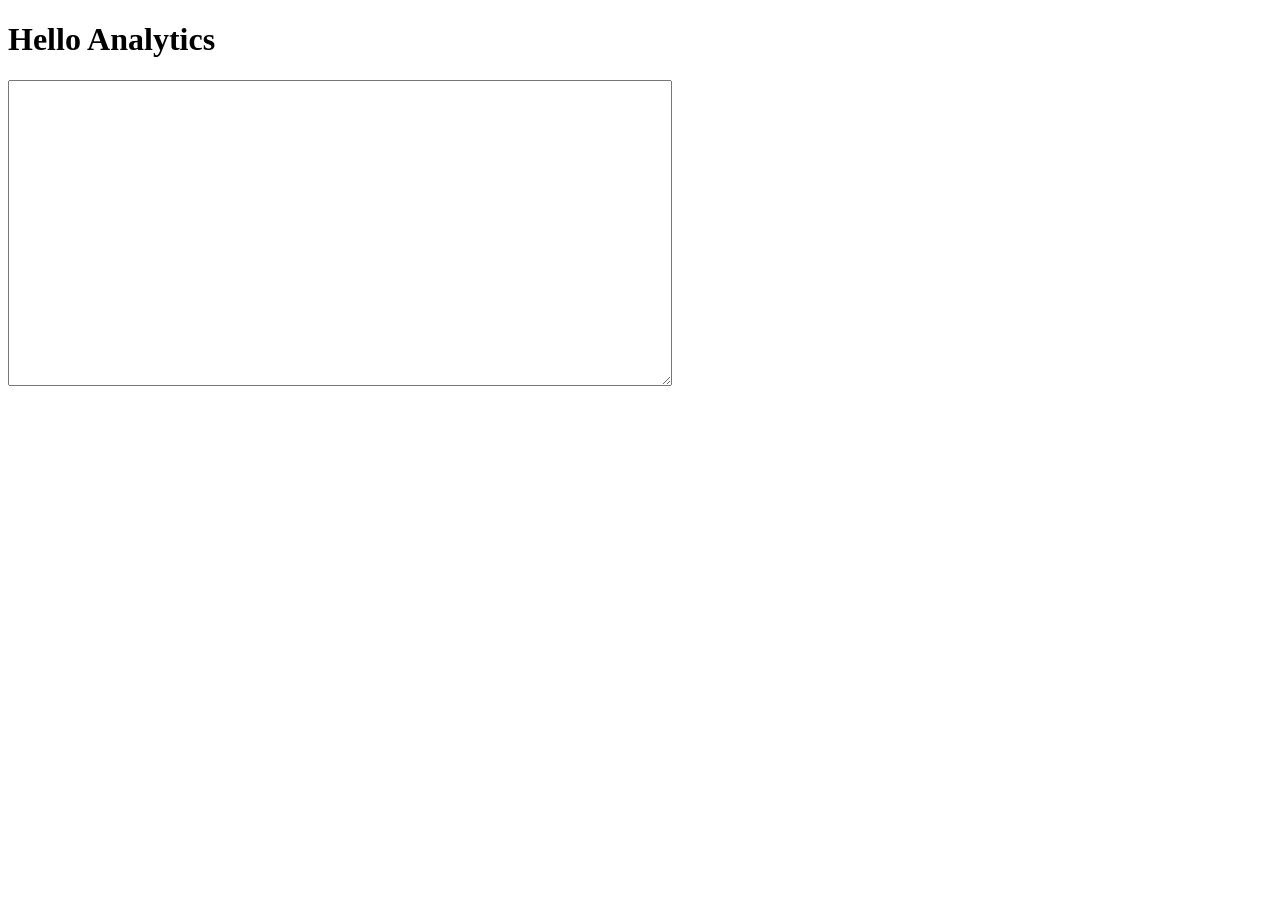
<file: HelloAnalytics.html>
<!DOCTYPE html>
<html>
<head>
  <meta charset="utf-8">
  <title>Hello Analytics - A quickstart guide for JavaScript</title>
</head>
<body>

<button id="auth-button" hidden>Authorize</button>

<h1>Hello Analytics</h1>

<textarea cols="80" rows="20" id="query-output"></textarea>

<script>

  // Replace with your client ID from the developer console.
  var CLIENT_ID = '<YOUR_CLIENT_ID>';

  // Set authorized scope.
  var SCOPES = ['https://www.googleapis.com/auth/analytics.readonly'];


  function authorize(event) {
    // Handles the authorization flow.
    // `immediate` should be false when invoked from the button click.
    var useImmdiate = event ? false : true;
    var authData = {
      client_id: CLIENT_ID,
      scope: SCOPES,
      immediate: useImmdiate
    };

    gapi.auth.authorize(authData, function(response) {
      var authButton = document.getElementById('auth-button');
      if (response.error) {
        authButton.hidden = false;
      }
      else {
        authButton.hidden = true;
        queryAccounts();
      }
    });
  }


function queryAccounts() {
  // Load the Google Analytics client library.
  gapi.client.load('analytics', 'v3').then(function() {

    // Get a list of all Google Analytics accounts for this user
    gapi.client.analytics.management.accounts.list().then(handleAccounts);
  });
}


function handleAccounts(response) {
  // Handles the response from the accounts list method.
  if (response.result.items && response.result.items.length) {
    // Get the first Google Analytics account.
    var firstAccountId = response.result.items[0].id;

    // Query for properties.
    queryProperties(firstAccountId);
  } else {
    console.log('No accounts found for this user.');
  }
}


function queryProperties(accountId) {
  // Get a list of all the properties for the account.
  gapi.client.analytics.management.webproperties.list(
      {'accountId': accountId})
    .then(handleProperties)
    .then(null, function(err) {
      // Log any errors.
      console.log(err);
  });
}


function handleProperties(response) {
  // Handles the response from the webproperties list method.
  if (response.result.items && response.result.items.length) {

    // Get the first Google Analytics account
    var firstAccountId = response.result.items[0].accountId;

    // Get the first property ID
    var firstPropertyId = response.result.items[0].id;

    // Query for Views (Profiles).
    queryProfiles(firstAccountId, firstPropertyId);
  } else {
    console.log('No properties found for this user.');
  }
}


function queryProfiles(accountId, propertyId) {
  // Get a list of all Views (Profiles) for the first property
  // of the first Account.
  gapi.client.analytics.management.profiles.list({
      'accountId': accountId,
      'webPropertyId': propertyId
  })
  .then(handleProfiles)
  .then(null, function(err) {
      // Log any errors.
      console.log(err);
  });
}


function handleProfiles(response) {
  // Handles the response from the profiles list method.
  if (response.result.items && response.result.items.length) {
    // Get the first View (Profile) ID.
    var firstProfileId = response.result.items[0].id;

    // Query the Core Reporting API.
    queryCoreReportingApi(firstProfileId);
  } else {
    console.log('No views (profiles) found for this user.');
  }
}


function queryCoreReportingApi(profileId) {
  // Query the Core Reporting API for the number sessions for
  // the past seven days.
  gapi.client.analytics.data.ga.get({
    'ids': 'ga:' + profileId,
    'start-date': '7daysAgo',
    'end-date': 'today',
    'metrics': 'ga:sessions'
  })
  .then(function(response) {
    var formattedJson = JSON.stringify(response.result, null, 2);
    document.getElementById('query-output').value = formattedJson;
  })
  .then(null, function(err) {
      // Log any errors.
      console.log(err);
  });
}

  // Add an event listener to the 'auth-button'.
  document.getElementById('auth-button').addEventListener('click', authorize);
</script>

<script src="https://apis.google.com/js/client.js?onload=authorize"></script>

</body>
</html>
</file>
<file: style.css>
/* ===== 全站基本設定 ===== */
/* box-sizing 讓寬度計算更直覺，初學者比較不會算錯邊界 */
* {
  box-sizing: border-box;
  margin: 0;
  padding: 0;
}

body {
  /* 使用系統內建字體，手機電腦都好看 */
  font-family: "Microsoft JhengHei", "PingFang TC", sans-serif;
  background: #f0f4f8;      /* 淡藍灰背景，溫和不刺眼 */
  color: #2d3748;
  line-height: 1.6;
}

/* ===== 頁首 ===== */
.header {
  /* 凱基品牌感的深藍漸層 */
  background: linear-gradient(135deg, #003b73, #0074b7);
  color: #ffffff;
  text-align: center;
  padding: 32px 16px;
}

.brand {
  font-size: 18px;
  letter-spacing: 4px;      /* 字距拉開，看起來像品牌字樣 */
  opacity: 0.9;
}

.title {
  font-size: 26px;
  margin: 8px 0;
}

.subtitle {
  font-size: 16px;
  opacity: 0.95;
}

/* ===== 內容容器：限制最大寬度，桌機也不會太寬 ===== */
.container {
  max-width: 520px;
  margin: 24px auto;
  padding: 0 16px;
}

/* ===== 卡片：白底圓角陰影 ===== */
.card {
  background: #ffffff;
  border-radius: 16px;
  padding: 24px;
  box-shadow: 0 6px 20px rgba(0, 0, 0, 0.08);
  margin-bottom: 20px;
}

.card-title {
  font-size: 20px;
  color: #003b73;
  margin-bottom: 8px;
}

.card-note {
  font-size: 14px;
  color: #5a6775;
  margin-bottom: 20px;
}

.card-small {
  text-align: center;
  font-size: 13px;
  color: #5a6775;
  margin-top: 16px;
}

/* ===== 表單 ===== */
.form {
  display: flex;
  flex-direction: column;
  gap: 18px;              /* 每個欄位之間自動留間距 */
}

.field {
  display: flex;
  flex-direction: column;
  gap: 8px;
  border: none;          /* fieldset 預設有邊框，這裡拿掉 */
}

.label-text {
  font-size: 15px;
  font-weight: bold;
}

/* 必填的紅色星號 */
.req {
  color: #e53e3e;
}

/* 輸入框與下拉選單共用樣式 */
input[type="text"],
input[type="tel"],
select {
  width: 100%;
  padding: 12px;
  font-size: 16px;        /* 16px 可避免 iPhone 自動放大 */
  border: 1px solid #cbd5e0;
  border-radius: 10px;
  background: #fff;
}

input:focus,
select:focus {
  outline: none;
  border-color: #0074b7;  /* 點選時變藍，提示使用者 */
}

/* 複選、單選選項 */
.check,
.radio {
  display: flex;
  align-items: center;
  gap: 8px;
  font-size: 15px;
  font-weight: normal;
  cursor: pointer;
}

/* ===== 送出按鈕 ===== */
.submit-btn {
  background: #00b900;    /* LINE 綠，呼應「加入 LINE」 */
  color: #fff;
  font-size: 17px;
  font-weight: bold;
  padding: 14px;
  border: none;
  border-radius: 12px;
  cursor: pointer;
  margin-top: 6px;
}

.submit-btn:hover {
  background: #009b00;
}

/* ===== 完成後的 LINE 卡片 ===== */
.line-card {
  text-align: center;
}

.qr {
  width: 200px;
  height: 200px;
  object-fit: contain;
  margin: 10px auto 20px;
  display: block;
}

.line-btn {
  display: inline-block;
  background: #00b900;
  color: #fff;
  text-decoration: none;
  font-size: 17px;
  font-weight: bold;
  padding: 14px 28px;
  border-radius: 12px;
}

.line-btn:hover {
  background: #009b00;
}

/* ===== 頁尾 ===== */
.footer {
  text-align: center;
  font-size: 12px;
  color: #8a96a3;
  padding: 24px 16px;
}
</file>
<file: finance-tracker/style.css>
:root {
  --surface-1:      #fcfcfb;
  --page-plane:      #f9f9f7;
  --text-primary:   #0b0b0b;
  --text-secondary: #52514e;
  --text-muted:     #898781;
  --gridline:       #e1e0d9;
  --baseline:       #c3c2b7;
  --border:         rgba(11,11,11,0.10);

  --good:      #0ca30c;
  --warning:   #fab219;
  --serious:   #ec835a;
  --critical:  #d03b3b;
  --delta-good-text: #006300;

  --series-1: #2a78d6; /* blue */
  --series-2: #1baf7a; /* aqua */
  --series-3: #eda100; /* yellow */
  --series-4: #008300; /* green */
  --series-5: #4a3aa7; /* violet */
  --series-6: #e34948; /* red */
  --series-7: #e87ba4; /* magenta */
  --series-8: #eb6834; /* orange */
}

@media (prefers-color-scheme: dark) {
  :root {
    --surface-1:      #1a1a19;
    --page-plane:      #0d0d0d;
    --text-primary:   #ffffff;
    --text-secondary: #c3c2b7;
    --text-muted:     #898781;
    --gridline:       #2c2c2a;
    --baseline:       #383835;
    --border:         rgba(255,255,255,0.10);

    --delta-good-text: #0ca30c;

    --series-1: #3987e5;
    --series-2: #199e70;
    --series-3: #c98500;
    --series-4: #008300;
    --series-5: #9085e9;
    --series-6: #e66767;
    --series-7: #d55181;
    --series-8: #d95926;
  }
}

* { box-sizing: border-box; }

body {
  margin: 0;
  font-family: system-ui, -apple-system, "Segoe UI", sans-serif;
  background: var(--page-plane);
  color: var(--text-primary);
  font-variant-numeric: proportional-nums;
}

.topbar {
  display: flex;
  align-items: center;
  gap: 24px;
  flex-wrap: wrap;
  padding: 12px 20px;
  background: var(--surface-1);
  border-bottom: 1px solid var(--border);
  position: sticky;
  top: 0;
  z-index: 10;
}

.topbar h1 {
  font-size: 18px;
  margin: 0;
  white-space: nowrap;
}

.tabs {
  display: flex;
  gap: 4px;
  flex-wrap: wrap;
  flex: 1;
}

.tab-btn {
  border: none;
  background: transparent;
  color: var(--text-secondary);
  padding: 8px 14px;
  border-radius: 8px;
  cursor: pointer;
  font-size: 14px;
}

.tab-btn:hover { background: var(--gridline); }

.tab-btn.active {
  background: var(--series-1);
  color: #fff;
}

.topbar-actions { display: flex; gap: 8px; margin-left: auto; }

main { padding: 20px; max-width: 1200px; margin: 0 auto; }

.tab-panel { display: none; }
.tab-panel.active { display: block; }

.card {
  background: var(--surface-1);
  border: 1px solid var(--border);
  border-radius: 12px;
  padding: 16px 20px;
  margin-bottom: 20px;
}

.card h2 {
  font-size: 15px;
  margin: 0 0 12px 0;
  color: var(--text-primary);
}

.hint { color: var(--text-secondary); font-size: 13px; margin-top: -6px; }

.entry-form {
  display: flex;
  flex-wrap: wrap;
  gap: 12px;
  align-items: flex-end;
}

.entry-form label {
  display: flex;
  flex-direction: column;
  font-size: 12px;
  color: var(--text-secondary);
  gap: 4px;
}

.entry-form label.grow { flex: 1; min-width: 160px; }

.entry-form input,
.entry-form select {
  border: 1px solid var(--border);
  background: var(--page-plane);
  color: var(--text-primary);
  border-radius: 6px;
  padding: 7px 8px;
  font-size: 14px;
  min-width: 120px;
}

.entry-form label.checkbox {
  flex-direction: row;
  align-items: center;
  gap: 6px;
  font-size: 13px;
}

.entry-form fieldset.conversion-fields {
  display: flex;
  flex-wrap: wrap;
  gap: 12px;
  align-items: flex-end;
  border: 1px dashed var(--border);
  border-radius: 8px;
  padding: 10px 12px;
  width: 100%;
  margin: 0;
}

.entry-form fieldset.conversion-fields[hidden] {
  display: none;
}

.entry-form fieldset legend {
  font-size: 12px;
  color: var(--text-secondary);
  padding: 0 4px;
}

.btn-primary {
  background: var(--series-1);
  color: #fff;
  border: none;
  border-radius: 8px;
  padding: 9px 18px;
  font-size: 14px;
  cursor: pointer;
}

.btn-ghost {
  background: transparent;
  border: 1px solid var(--border);
  color: var(--text-primary);
  border-radius: 8px;
  padding: 8px 14px;
  font-size: 13px;
  cursor: pointer;
}

.file-label { display: inline-flex; align-items: center; }

.table-wrap { overflow-x: auto; }

table { width: 100%; border-collapse: collapse; font-size: 13px; }

th, td {
  text-align: left;
  padding: 8px 10px;
  border-bottom: 1px solid var(--gridline);
  white-space: nowrap;
}

th { color: var(--text-muted); font-weight: 600; font-size: 12px; }

td.num, th.num { text-align: right; font-variant-numeric: tabular-nums; }

tbody tr:hover { background: var(--gridline); }

.row-del {
  background: transparent;
  border: none;
  color: var(--critical);
  cursor: pointer;
  font-size: 13px;
}
.row-edit {
  background: transparent;
  border: none;
  color: var(--series-1);
  cursor: pointer;
  font-size: 13px;
  margin-right: 6px;
}

.badge {
  display: inline-block;
  padding: 2px 8px;
  border-radius: 999px;
  font-size: 12px;
}
.badge.good { background: rgba(12,163,12,0.15); color: var(--delta-good-text); }
.badge.muted { background: var(--gridline); color: var(--text-muted); }

.stat-grid {
  display: grid;
  grid-template-columns: repeat(auto-fit, minmax(180px, 1fr));
  gap: 12px;
  margin-bottom: 20px;
}

.stat-tile {
  background: var(--surface-1);
  border: 1px solid var(--border);
  border-radius: 12px;
  padding: 14px 16px;
}

.stat-tile .label {
  font-size: 12px;
  color: var(--text-secondary);
  margin-bottom: 6px;
}

.stat-tile .value {
  font-size: 24px;
  font-weight: 600;
  font-variant-numeric: tabular-nums;
}

.stat-tile .value.good { color: var(--delta-good-text); }
.stat-tile .value.bad { color: var(--critical); }

.chart-grid {
  display: grid;
  grid-template-columns: repeat(auto-fit, minmax(420px, 1fr));
  gap: 16px;
}

.chart { min-height: 220px; }

/* --- bar chart (horizontal) --- */
.bar-row {
  display: flex;
  align-items: center;
  gap: 10px;
  margin-bottom: 8px;
  cursor: default;
}

.bar-row .bar-label {
  width: 110px;
  flex-shrink: 0;
  font-size: 12px;
  color: var(--text-secondary);
  white-space: nowrap;
  overflow: hidden;
  text-overflow: ellipsis;
}

.bar-row .bar-track {
  flex: 1;
  background: var(--gridline);
  border-radius: 4px;
  height: 14px;
  position: relative;
}

.bar-row .bar-fill {
  height: 100%;
  border-radius: 4px;
  min-width: 4px;
}

.bar-row .bar-value {
  width: 90px;
  flex-shrink: 0;
  text-align: right;
  font-size: 12px;
  font-variant-numeric: tabular-nums;
  color: var(--text-primary);
}

.empty-state { color: var(--text-muted); font-size: 13px; padding: 20px 0; text-align: center; }

/* --- grouped monthly chart --- */
.legend {
  display: flex;
  gap: 16px;
  margin-bottom: 10px;
  font-size: 12px;
  color: var(--text-secondary);
}
.legend .swatch {
  display: inline-block;
  width: 10px;
  height: 10px;
  border-radius: 2px;
  margin-right: 5px;
  vertical-align: middle;
}

.grouped-chart {
  display: flex;
  align-items: flex-end;
  gap: 14px;
  height: 180px;
  border-bottom: 2px solid var(--baseline);
  padding: 0 4px;
}

.month-group {
  display: flex;
  align-items: flex-end;
  gap: 2px;
  flex: 1;
  height: 100%;
  justify-content: center;
}

.month-group .gbar {
  width: 18px;
  border-radius: 4px 4px 0 0;
  min-height: 2px;
}

.month-labels {
  display: flex;
  gap: 14px;
  padding: 6px 4px 0;
}
.month-labels span {
  flex: 1;
  text-align: center;
  font-size: 11px;
  color: var(--text-muted);
}

.tooltip {
  position: fixed;
  background: var(--text-primary);
  color: var(--surface-1);
  padding: 6px 10px;
  border-radius: 6px;
  font-size: 12px;
  pointer-events: none;
  z-index: 100;
  white-space: nowrap;
  transform: translate(-50%, -120%);
}

@media (max-width: 640px) {
  .topbar { flex-direction: column; align-items: stretch; }
  .topbar-actions { margin-left: 0; }
}
</file>
